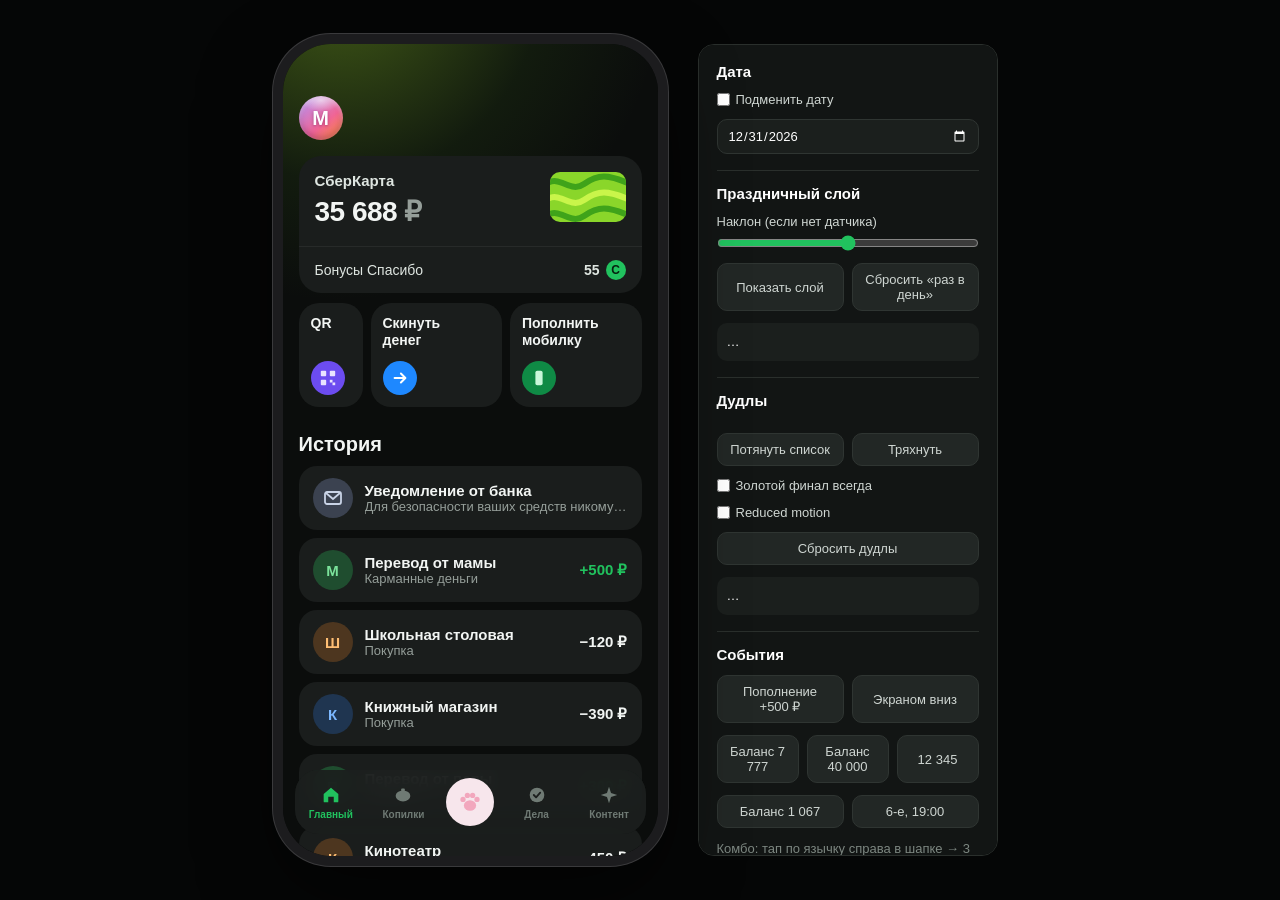
<file: index.html>
<!doctype html>
<html lang="ru">
<head>
  <meta charset="utf-8">
  <meta name="viewport" content="width=device-width, initial-scale=1">
  <title>Screen Saver — праздничный слой и дудлы</title>
  <!-- GitHub Pages отдаёт корень репозитория, а приложение лежит в web/ -->
  <meta http-equiv="refresh" content="0; url=web/">
  <style>body { margin: 0; padding: 24px; background: #0b0d0c; color: #f2f5f3; font: 16px/1.5 -apple-system, Roboto, "Segoe UI", sans-serif; } a { color: #c3f73a; }</style>
</head>
<body>
  <p>Открываем приложение… Если не перешло само: <a href="web/">web/</a></p>
</body>
</html>
</file>
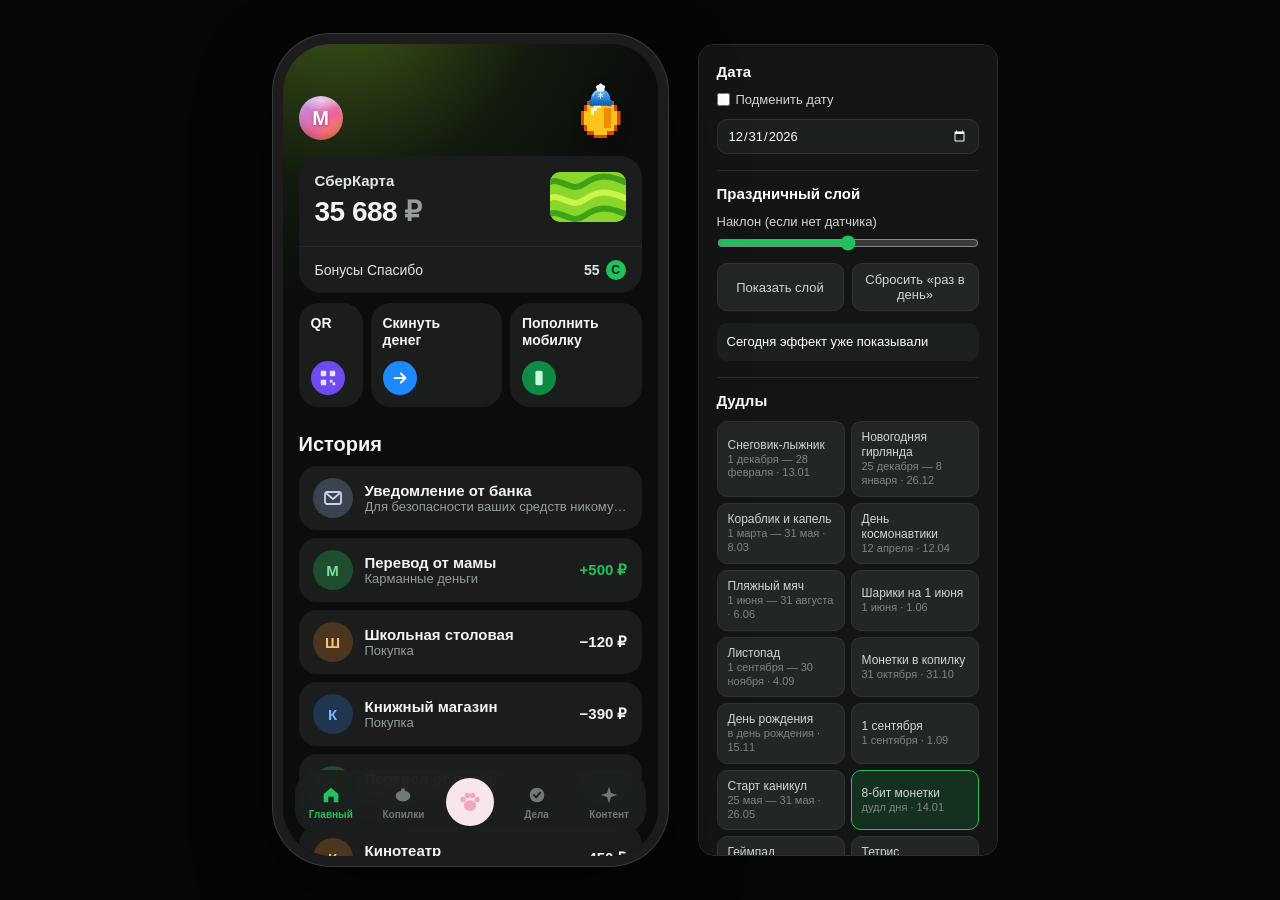
<file: web/index.html>
<!doctype html>
<html lang="ru">
<head>
  <meta charset="utf-8">
  <meta name="viewport" content="width=device-width, initial-scale=1, maximum-scale=1, user-scalable=no, viewport-fit=cover">
  <!-- «На экран Домой»: открывается на весь экран, без панелей Safari -->
  <meta name="apple-mobile-web-app-capable" content="yes">
  <meta name="mobile-web-app-capable" content="yes">
  <meta name="apple-mobile-web-app-status-bar-style" content="black-translucent">
  <meta name="apple-mobile-web-app-title" content="Праздники">
  <title>СберKids — праздничный слой и дудлы</title>
  <link rel="stylesheet" href="css/app.css">
  <link rel="stylesheet" href="css/qr.css">
</head>
<body>
<div class="stage">
  <div class="phone" id="app">

    <!-- Главный экран: макет приложения, поверх которого идут эффекты -->
    <main class="screen screen-main" id="screen-main">
      <!-- Место под системной строкой: там висит гирлянда праздничного слоя -->
      <div class="statusbar" aria-hidden="true"></div>

      <header class="header" data-doodle-dock>
        <button class="avatar" type="button" data-anchor="avatar" aria-label="Профиль" data-toast="Открываем профиль">
          <span class="face" aria-hidden="true">М</span>
        </button>
      </header>

      <section class="card" data-snow>
        <div class="card-main">
          <div>
            <div class="card-title">СберКарта</div>
            <div class="balance" data-anchor="balance"><span id="balance-value">35 688</span> <span class="currency">₽</span></div>
          </div>
          <span class="card-thumb-wrap" data-anchor="card-thumb" role="button" aria-label="Карта" data-toast="Открываем «СберКарту»">
            <svg class="card-thumb" viewBox="0 0 76 50" aria-hidden="true">
              <rect width="76" height="50" fill="#8ad62a"/>
              <path d="M-4 12 C10 2 20 22 34 12 S58 2 80 12" stroke="#3fa31a" stroke-width="6" fill="none"/>
              <path d="M-4 28 C10 18 20 38 34 28 S58 18 80 28" stroke="#c9f54a" stroke-width="6" fill="none"/>
              <path d="M-4 44 C10 34 20 54 34 44 S58 34 80 44" stroke="#3fa31a" stroke-width="6" fill="none"/>
            </svg>
          </span>
        </div>
        <div class="card-bonus">
          <span>Бонусы Спасибо</span>
          <span class="bonus-val">55 <i>С</i></span>
        </div>
      </section>

      <section class="tiles">
        <button class="tile tile--narrow" type="button" data-snow data-open="qr">
          <span>QR</span>
          <i class="ic ic--purple"><svg viewBox="0 0 20 20"><rect x="2" y="2" width="6" height="6" rx="1"/><rect x="12" y="2" width="6" height="6" rx="1"/><rect x="2" y="12" width="6" height="6" rx="1"/><rect x="12" y="12" width="3" height="3"/><rect x="15" y="15" width="3" height="3"/></svg></i>
        </button>
        <button class="tile" type="button" data-open="transfer" data-snow>
          <span>Скинуть<br>денег</span>
          <i class="ic ic--blue"><svg viewBox="0 0 20 20"><path d="M4 10h11M11 5l5 5-5 5" stroke="currentColor" stroke-width="2.2" fill="none" stroke-linecap="round" stroke-linejoin="round"/></svg></i>
        </button>
        <button class="tile" type="button" data-toast="Открываем «Пополнить мобилку»" data-snow>
          <span>Пополнить<br>мобилку</span>
          <i class="ic ic--green"><svg viewBox="0 0 20 20"><rect x="6" y="2" width="8" height="16" rx="2"/></svg></i>
        </button>
      </section>

      <h2 class="h2">История</h2>
      <ul class="ops">
        <li class="op" data-snow>
          <i class="op-ic"><svg viewBox="0 0 20 20"><rect x="2" y="4" width="16" height="12" rx="2" fill="none" stroke="currentColor" stroke-width="1.8"/><path d="M3 5l7 6 7-6" fill="none" stroke="currentColor" stroke-width="1.8"/></svg></i>
          <div class="op-body"><b>Уведомление от банка</b><small>Для безопасности ваших средств никому не сообщайте код</small></div>
        </li>
        <li class="op" data-anchor="income" data-snow>
          <i class="op-ic op-ic--green">М</i>
          <div class="op-body"><b>Перевод от мамы</b><small>Карманные деньги</small></div>
          <span class="op-sum op-sum--plus">+500 ₽</span>
        </li>
        <li class="op" data-snow>
          <i class="op-ic op-ic--orange">Ш</i>
          <div class="op-body"><b>Школьная столовая</b><small>Покупка</small></div>
          <span class="op-sum">−120 ₽</span>
        </li>
        <li class="op" data-snow>
          <i class="op-ic op-ic--blue">К</i>
          <div class="op-body"><b>Книжный магазин</b><small>Покупка</small></div>
          <span class="op-sum">−390 ₽</span>
        </li>
        <li class="op" data-snow>
          <i class="op-ic op-ic--green">П</i>
          <div class="op-body"><b>Перевод от папы</b><small>На кино</small></div>
          <span class="op-sum op-sum--plus">+300 ₽</span>
        </li>
        <li class="op" data-snow>
          <i class="op-ic op-ic--orange">К</i>
          <div class="op-body"><b>Кинотеатр</b><small>Покупка</small></div>
          <span class="op-sum">−450 ₽</span>
        </li>
        <li class="op" data-snow>
          <i class="op-ic op-ic--blue">С</i>
          <div class="op-body"><b>Спортивная секция</b><small>Оплата занятий</small></div>
          <span class="op-sum">−1 200 ₽</span>
        </li>
        <li class="op" data-snow>
          <i class="op-ic op-ic--green">Б</i>
          <div class="op-body"><b>Перевод от бабушки</b><small>На день рождения</small></div>
          <span class="op-sum op-sum--plus">+1 000 ₽</span>
        </li>
        <li class="op" data-snow>
          <i class="op-ic op-ic--orange">И</i>
          <div class="op-body"><b>Магазин игрушек</b><small>Покупка</small></div>
          <span class="op-sum">−690 ₽</span>
        </li>
        <li class="op" data-snow>
          <i class="op-ic op-ic--blue">Ц</i>
          <div class="op-body"><b>Цветочный магазин</b><small>Подарок маме</small></div>
          <span class="op-sum">−350 ₽</span>
        </li>
      </ul>
    </main>

    <!-- Экран перевода: критичный, праздничный слой и дудлы здесь запрещены -->
    <section class="screen" id="screen-transfer" hidden>
      <div class="statusbar" aria-hidden="true"></div>
      <header class="header header--back">
        <button class="back-button" type="button" aria-label="Назад" data-back>
          <svg viewBox="0 0 24 24" width="22" height="22" aria-hidden="true"><path d="M19 11H7.8l4.6-4.6L11 5l-7 7 7 7 1.4-1.4L7.8 13H19v-2Z" fill="currentColor"/></svg>
        </button>
        <h1 class="screen-title">Скинуть денег</h1>
      </header>

      <section class="card form">
        <label class="field">
          <span class="field-label">Кому</span>
          <input class="field-input" type="text" inputmode="tel" placeholder="Номер телефона">
        </label>
        <label class="field">
          <span class="field-label">Сумма</span>
          <input class="field-input" type="text" inputmode="numeric" placeholder="0 ₽">
        </label>
        <button class="primary-button" type="button" data-toast="Это макет, деньги не уходят">Перевести</button>
      </section>

      <p class="screen-hint">На экранах оплаты, перевода, реквизитов и лимитов праздничный слой и дудлы не показываются.</p>
    </section>

    <!-- Индикатор pull-to-refresh: жест приложения, дудл только подписывается на него -->
    <div class="ptr" id="ptr" aria-hidden="true"><span class="ptr-spinner"></span></div>

    <!-- Праздничный слой. Не перехватывает касания. -->
    <canvas class="seasonal-layer" id="seasonal-layer" aria-hidden="true"></canvas>
    <span class="safe-top-probe" id="safe-top-probe" aria-hidden="true"></span>

    <!-- Слой дудлов: стикеры, частицы и плашка факта. Тоже пропускает касания. -->
    <div class="doodle-layer" id="doodle-layer" aria-hidden="true"></div>
    <div class="sr-only" id="doodle-live" aria-live="polite"></div>

    <nav class="tabbar" id="tabbar" data-snow>
      <button class="tab tab--active" type="button"><svg viewBox="0 0 24 24"><path d="M4 11l8-7 8 7v8a1 1 0 0 1-1 1h-4v-6H9v6H5a1 1 0 0 1-1-1z"/></svg><span>Главный</span></button>
      <button class="tab" type="button" data-anchor="savings"><svg viewBox="0 0 24 24"><ellipse cx="12" cy="13" rx="8" ry="6"/><rect x="10" y="5" width="4" height="3" rx="1"/></svg><span>Копилки</span></button>
      <button class="tab tab--paw" type="button" data-anchor="paw" aria-label="Центральная кнопка">
        <svg viewBox="0 0 32 32"><ellipse cx="16" cy="20" rx="7" ry="6"/><circle cx="8" cy="13" r="3"/><circle cx="13" cy="8.5" r="3"/><circle cx="19" cy="8.5" r="3"/><circle cx="24" cy="13" r="3"/></svg>
      </button>
      <button class="tab" type="button"><svg viewBox="0 0 24 24"><circle cx="12" cy="12" r="8"/><path d="M8.5 12l2.5 2.5 4.5-5" stroke="#1c1f1e" stroke-width="2" fill="none" stroke-linecap="round" stroke-linejoin="round"/></svg><span>Дела</span></button>
      <button class="tab" type="button"><svg viewBox="0 0 24 24"><path d="M12 3l2.2 6.8L21 12l-6.8 2.2L12 21l-2.2-6.8L3 12l6.8-2.2z"/></svg><span>Контент</span></button>
    </nav>

    <div class="toast" id="toast" role="status"></div>

    <!-- На телефоне панель отладки открывается шестерёнкой, на ноутбуке она всегда рядом с телефоном -->
    <button class="debug-toggle" id="debug-toggle" type="button" aria-label="Отладка эффекта" aria-expanded="false">
      <svg viewBox="0 0 24 24" width="20" height="20" aria-hidden="true"><path d="M19.4 13a7.5 7.5 0 0 0 0-2l2-1.6-2-3.4-2.4 1a7.3 7.3 0 0 0-1.7-1L15 3.5h-4L10.7 6a7.3 7.3 0 0 0-1.7 1l-2.4-1-2 3.4 2 1.6a7.5 7.5 0 0 0 0 2l-2 1.6 2 3.4 2.4-1c.5.4 1.1.7 1.7 1l.3 2.5h4l.3-2.5c.6-.3 1.2-.6 1.7-1l2.4 1 2-3.4-2-1.6ZM13 15a3 3 0 1 1 0-6 3 3 0 0 1 0 6Z" fill="currentColor" transform="translate(-1 0)"/></svg>
    </button>
  </div>

  <aside class="debug" id="debug-panel" aria-label="Отладка">
    <h3>Дата</h3>
    <label class="dbg-check"><input type="checkbox" id="debug-override"> Подменить дату</label>
    <input type="date" id="debug-date" aria-label="Дата устройства">

    <h3 class="dbg-section">Праздничный слой</h3>
    <label>Наклон (если нет датчика)
      <input type="range" id="debug-tilt" min="-1" max="1" step="0.05" value="0">
    </label>
    <div class="dbg-row">
      <button type="button" id="debug-show">Показать слой</button>
      <button type="button" id="debug-reset">Сбросить «раз в день»</button>
    </div>
    <p id="debug-status" class="dbg-status">…</p>

    <h3 class="dbg-section">Дудлы</h3>
    <div class="dbg-list" id="debug-doodles"></div>
    <div class="dbg-row">
      <button type="button" id="debug-pull">Потянуть список</button>
      <button type="button" id="debug-shake">Тряхнуть</button>
    </div>
    <label class="dbg-check"><input type="checkbox" id="debug-gold"> Золотой финал всегда</label>
    <label class="dbg-check"><input type="checkbox" id="debug-reduced"> Reduced motion</label>
    <button type="button" id="debug-doodle-reset" class="dbg-wide">Сбросить дудлы</button>
    <p id="debug-doodle-status" class="dbg-status">…</p>

    <h3 class="dbg-section">События</h3>
    <div class="dbg-row">
      <button type="button" id="debug-topup">Пополнение +500 ₽</button>
      <button type="button" id="debug-flip">Экраном вниз</button>
    </div>
    <div class="dbg-row">
      <button type="button" data-balance="7777">Баланс 7 777</button>
      <button type="button" data-balance="40000">Баланс 40 000</button>
      <button type="button" data-balance="12345">12 345</button>
    </div>
    <div class="dbg-row">
      <button type="button" data-balance="1067">Баланс 1 067</button>
      <button type="button" id="debug-clock">6-е, 19:00</button>
    </div>
    <p class="dbg-hint">Комбо: тап по язычку справа в шапке → 3 быстрых тапа → финальный жест (его показывает пиктограмма). Список можно тянуть мышкой вниз. Кнопки приложения — аватар (профиль), карта, плитки — всегда работают и гасят эффект. «Тряхнуть» сначала получает дудл, если он ловит тряску, иначе праздничный слой.</p>
    <h3 class="dbg-section">Конфиги</h3>
    <label>CDN (папка с config.json и doodles/manifest.json)
      <input type="text" id="debug-cdn" placeholder="например, cdn-demo/" spellcheck="false">
    </label>
    <button type="button" id="debug-cdn-apply" class="dbg-wide">Применить CDN</button>
    <p id="debug-cdn-status" class="dbg-status">…</p>
    <a class="dbg-link" href="gallery.html">Галерея всех дудлов →</a>
  </aside>
</div>

<script src="js/seasonal.js"></script>
<script src="js/doodles.js"></script>
<script src="js/labels.js"></script>
<script src="js/qr.js"></script>
<script src="js/app.js"></script>
<script src="js/present.js"></script>
</body>
</html>
</file>
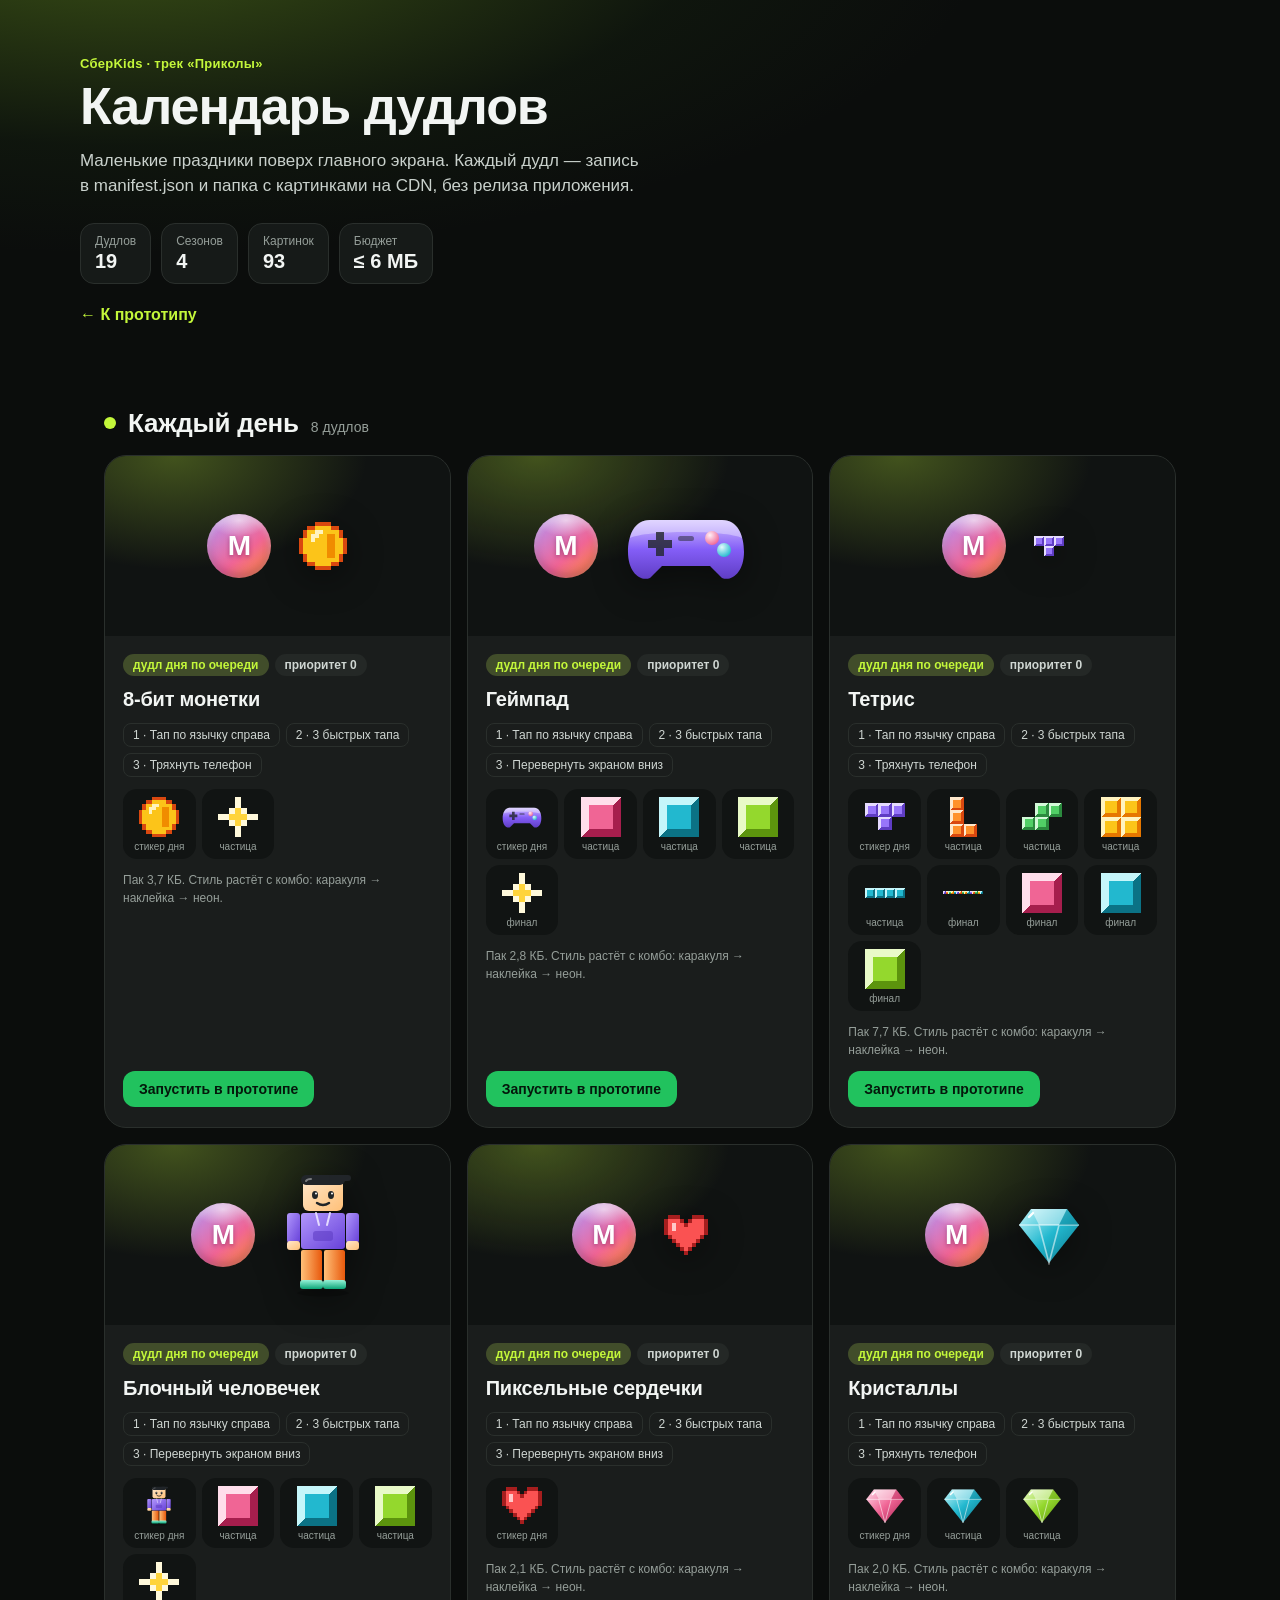
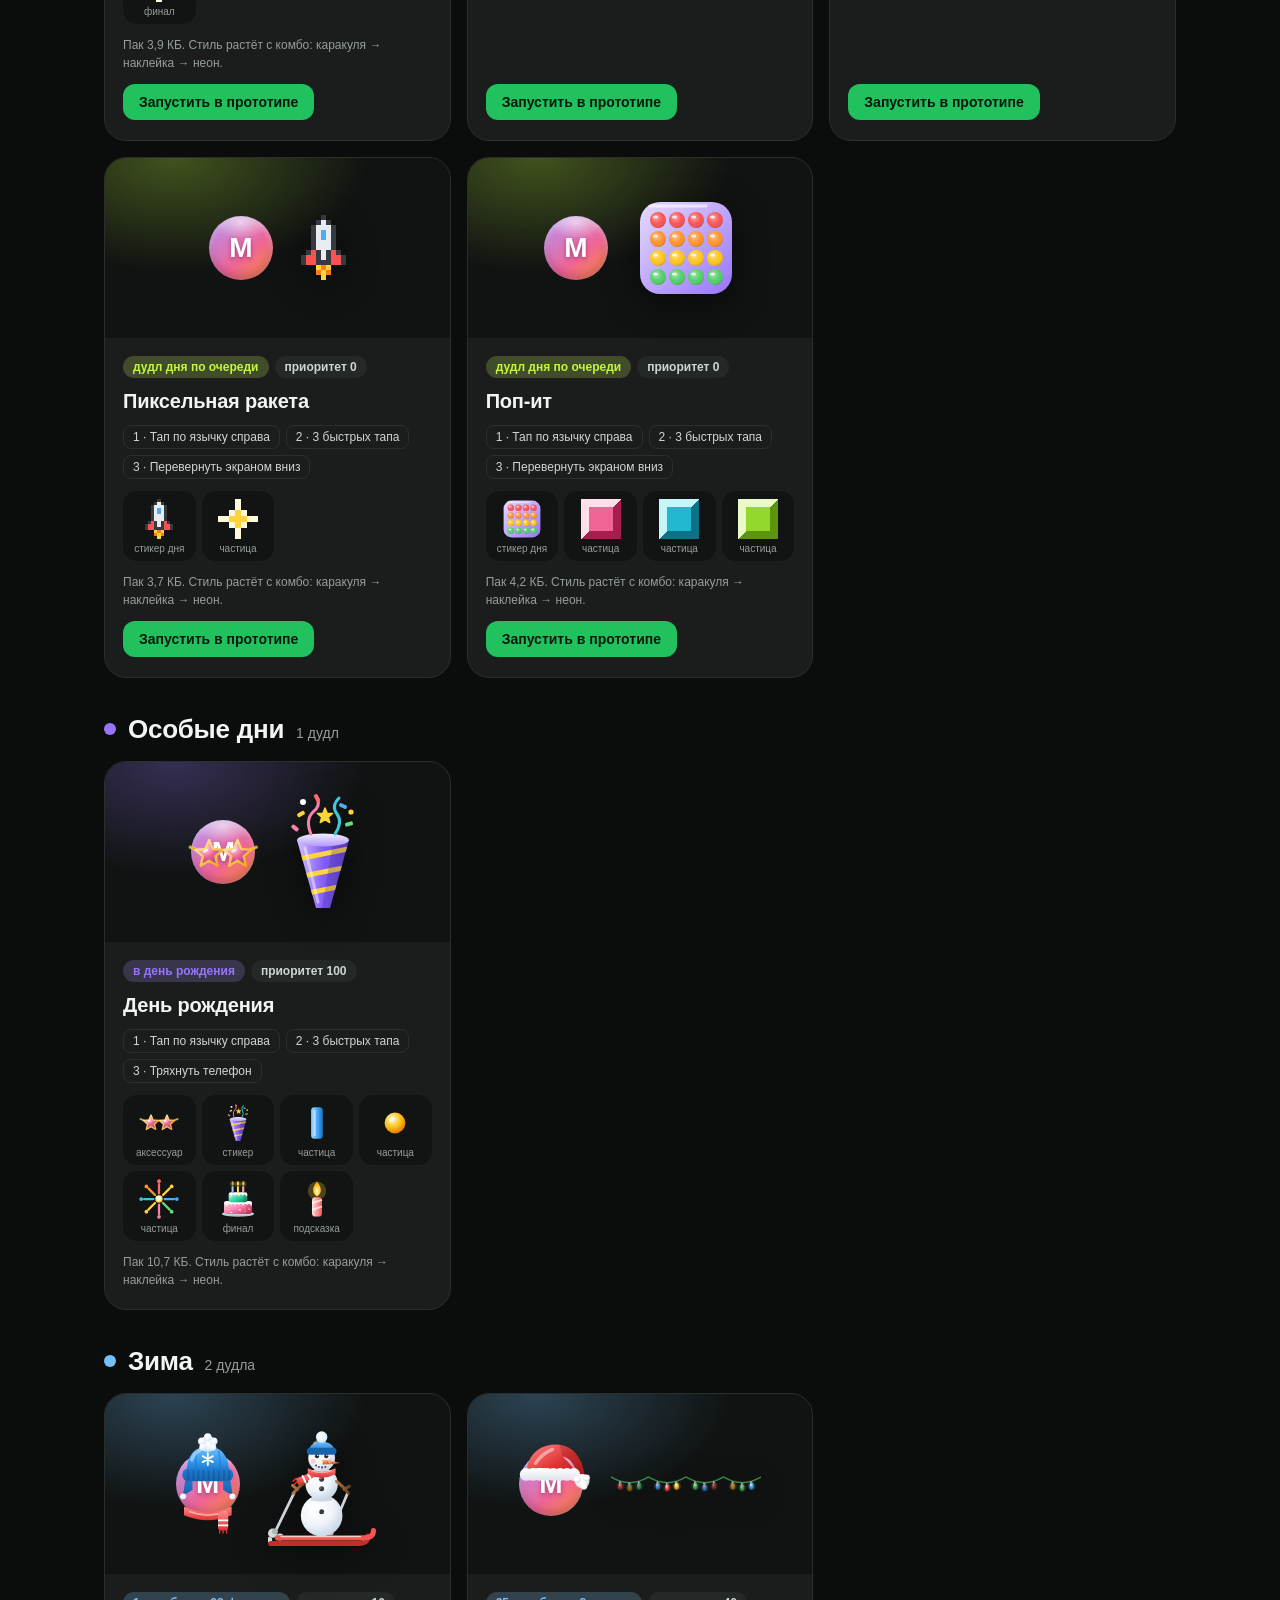
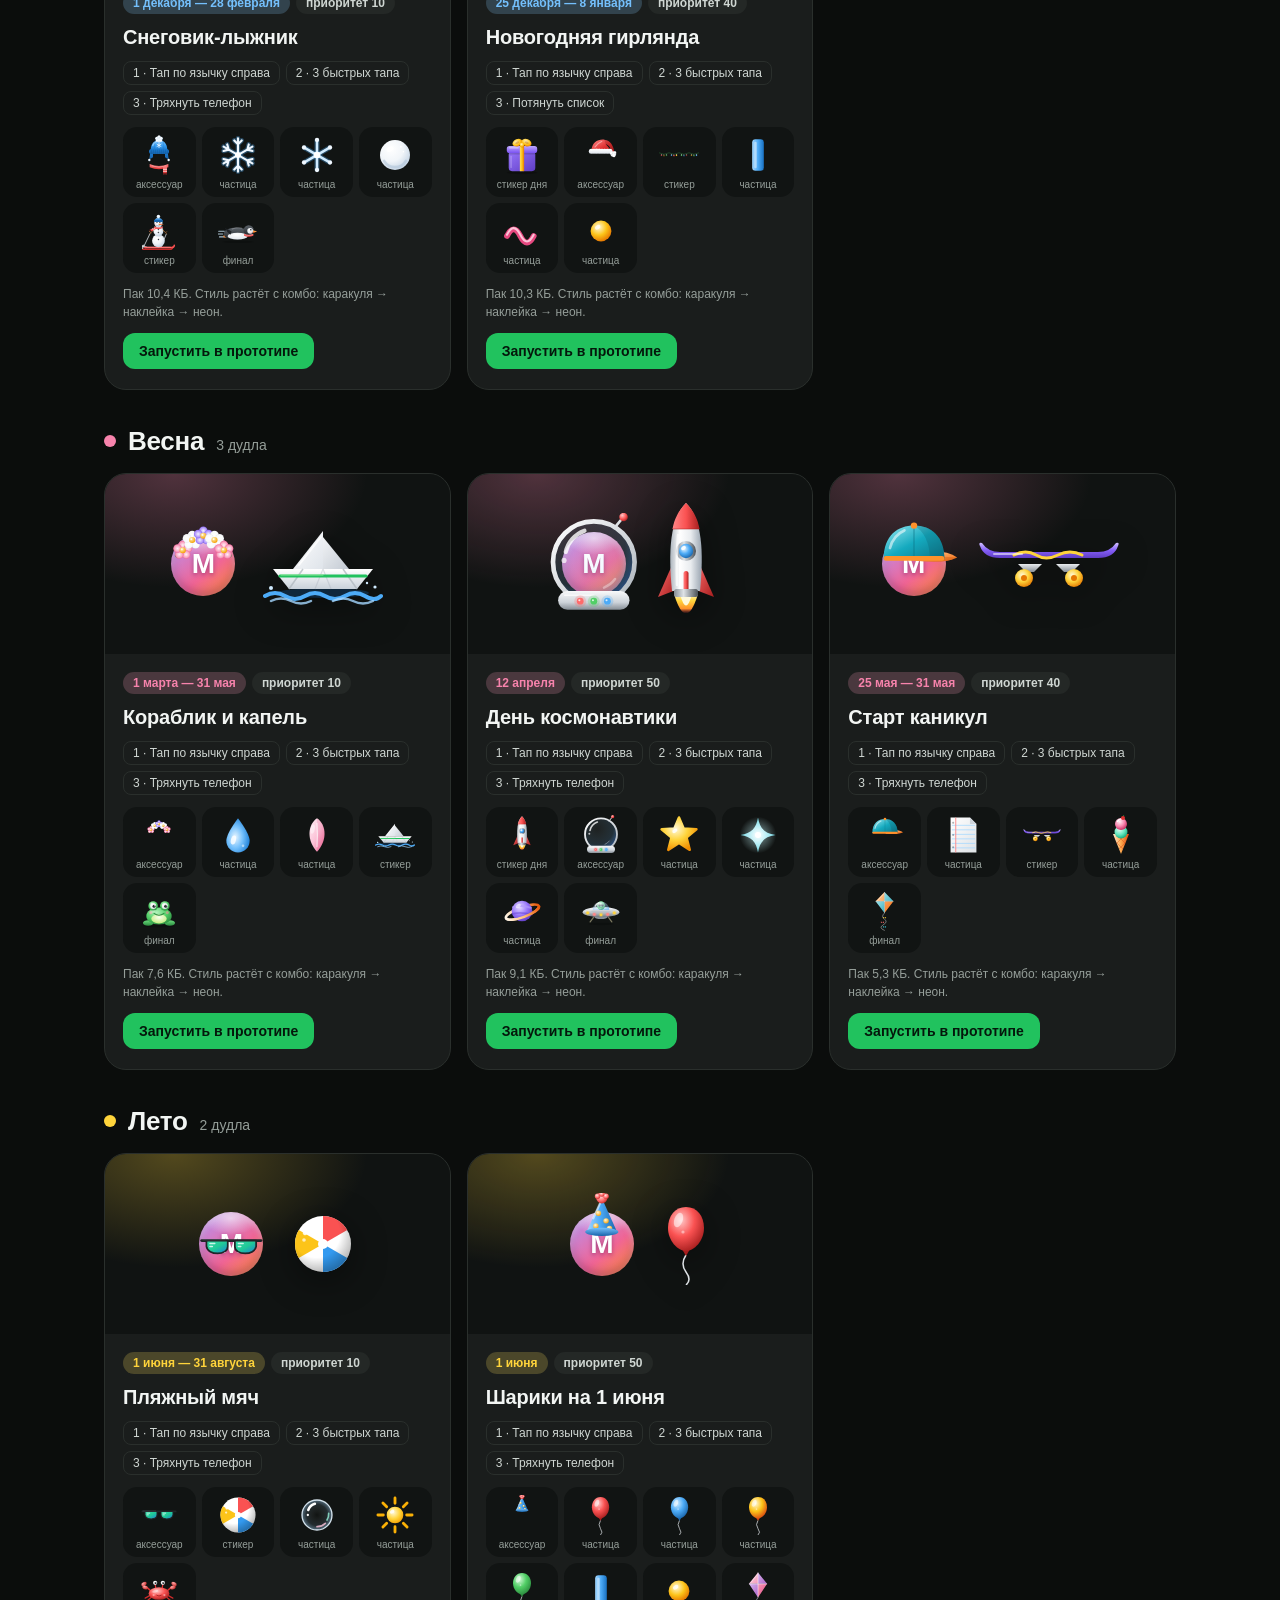
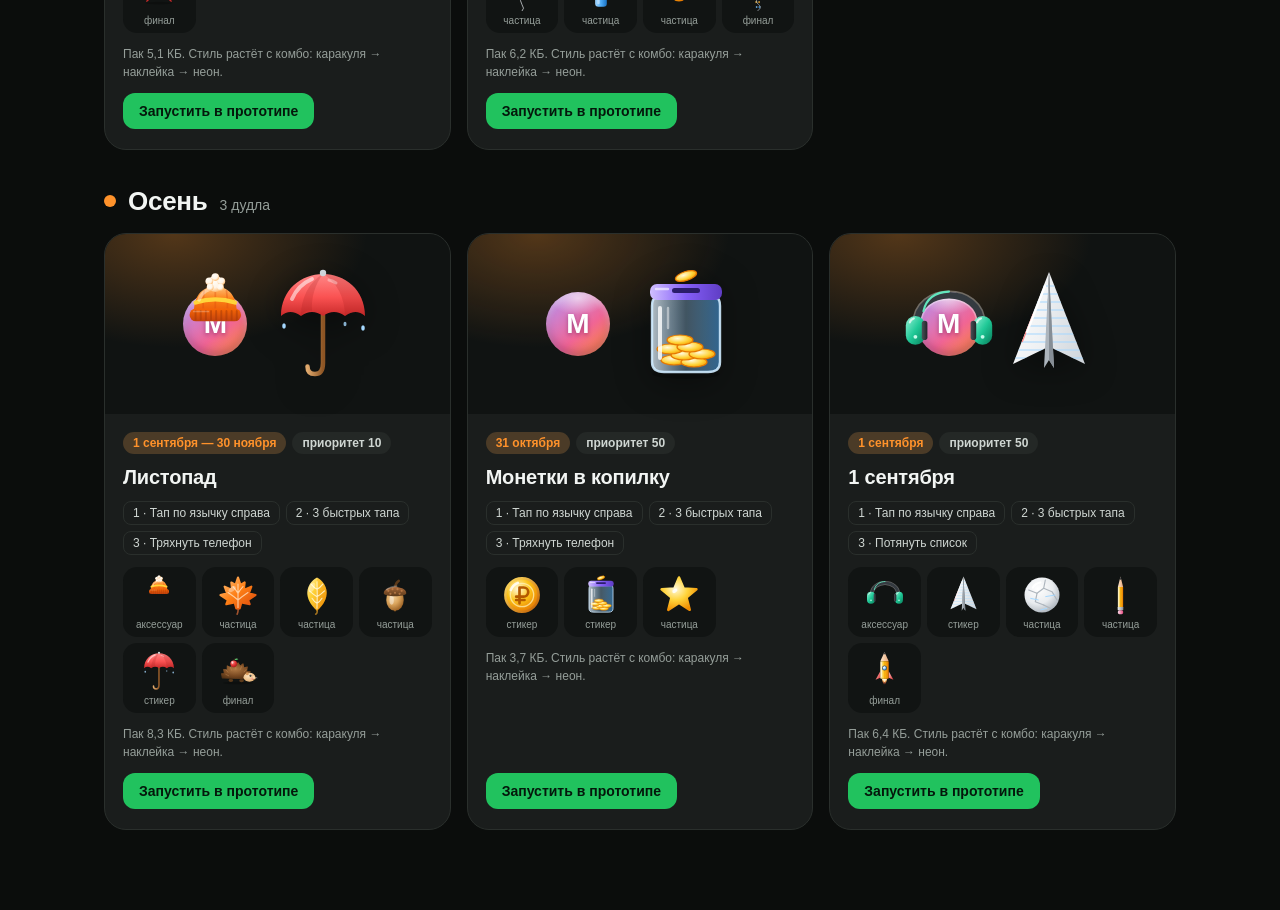
<file: web/gallery.html>
<!doctype html>
<html lang="ru">
<head>
  <meta charset="utf-8">
  <meta name="viewport" content="width=device-width, initial-scale=1">
  <title>Дудлы СберKids — галерея</title>
  <link rel="stylesheet" href="css/gallery.css">
</head>
<body>
  <header class="top">
    <div class="top-inner">
      <p class="eyebrow">СберKids · трек «Приколы»</p>
      <h1>Календарь дудлов</h1>
      <p class="lead">Маленькие праздники поверх главного экрана. Каждый дудл — запись в&nbsp;manifest.json и&nbsp;папка с&nbsp;картинками на CDN, без релиза приложения.</p>
      <dl class="stats" id="stats"></dl>
      <a class="back" href="index.html">← К прототипу</a>
    </div>
  </header>
  <main id="seasons" class="seasons"></main>

  <template id="card-tpl">
    <article class="card">
      <div class="stage">
        <div class="stage-avatar">
          <span class="face" aria-hidden="true">М</span>
        </div>
        <img class="stage-hero" alt="">
      </div>
      <div class="body">
        <div class="chips"><span class="chip chip--date"></span><span class="chip chip--prio"></span></div>
        <h3 class="title"></h3>
        <ul class="triggers"></ul>
        <blockquote class="fact"></blockquote>
        <div class="assets"></div>
        <p class="meta"></p>
        <a class="run" target="_self">Запустить в прототипе</a>
      </div>
    </article>
  </template>

  <script src="js/doodles.js"></script>
  <script src="js/labels.js"></script>
  <script src="js/gallery.js"></script>
</body>
</html>
</file>
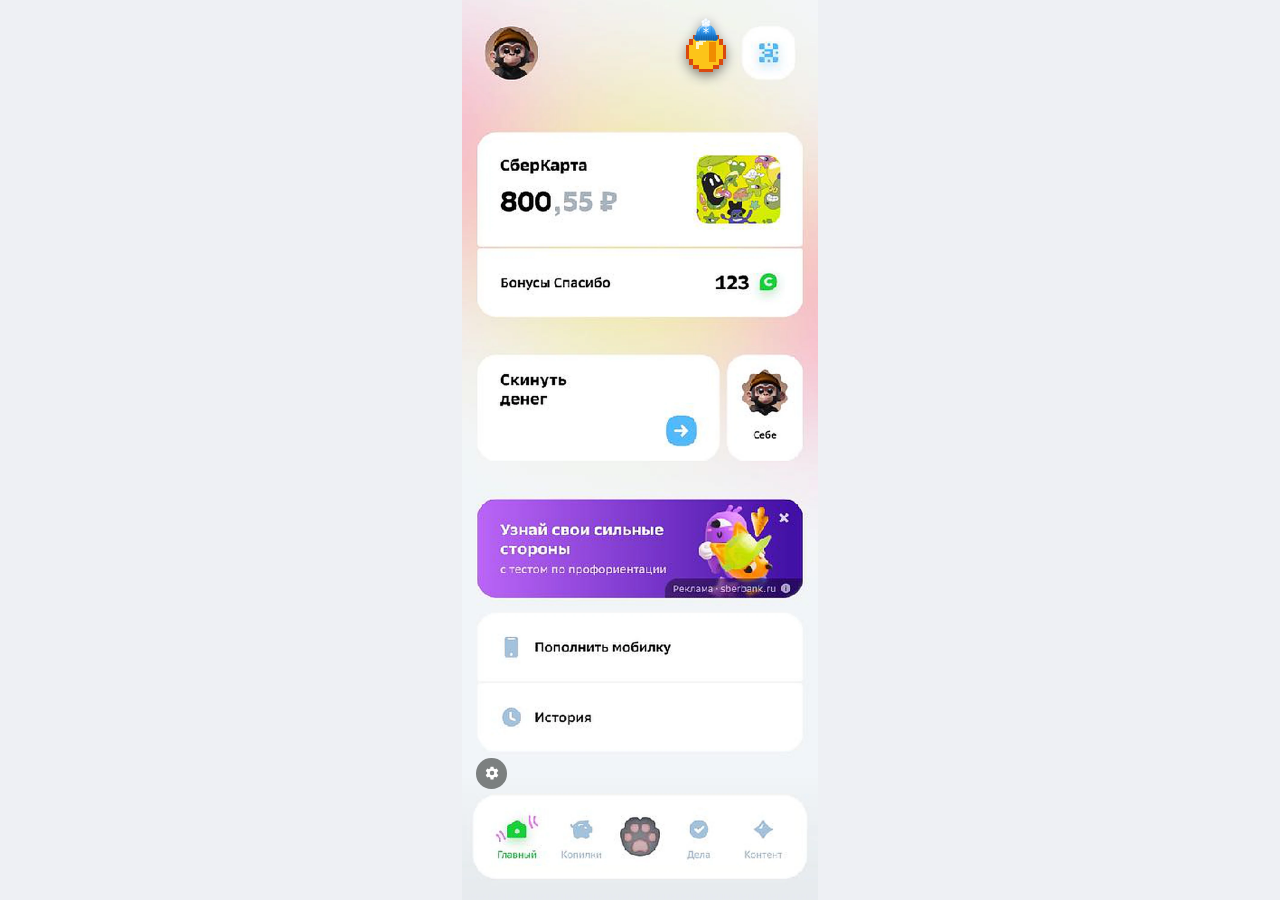
<file: web/overlay.html>
<!doctype html>
<html lang="ru">
<head>
<meta charset="utf-8">
<meta name="viewport" content="width=device-width, initial-scale=1, maximum-scale=1, user-scalable=no, viewport-fit=cover">
<title>Слой эффектов СберKids</title>
<link rel="stylesheet" href="css/app.css">
<link rel="stylesheet" href="css/overlay.css">
</head>
<body>
<!--
  Слой эффектов поверх нативного приложения (Android, WebView с прозрачным фоном).
  Под ним — нативный экран. Здесь только невидимые якоря на месте его элементов (прямоугольники присылает
  Kotlin), праздничный слой и дудлы.
  ?preview=1 подкладывает картинку экрана — чтобы смотреть слой в браузере без телефона.
-->
<div class="ov-app" id="app">
  <div class="ov-ghosts" id="ghosts"></div>

  <canvas class="seasonal-layer" id="seasonal-layer" aria-hidden="true"></canvas>
  <span class="safe-top-probe" id="safe-top-probe" aria-hidden="true"></span>

  <div class="doodle-layer" id="doodle-layer" aria-hidden="true"></div>
  <div class="sr-only" id="doodle-live" aria-live="polite"></div>

  <button class="debug-toggle" id="debug-toggle" type="button" aria-label="Отладка эффекта" aria-expanded="false">
    <svg viewBox="0 0 24 24" width="18" height="18" aria-hidden="true"><path d="M19.4 13a7.5 7.5 0 0 0 0-2l2-1.6-2-3.4-2.4 1a7.3 7.3 0 0 0-1.7-1L15 3.5h-4L10.7 6a7.3 7.3 0 0 0-1.7 1l-2.4-1-2 3.4 2 1.6a7.5 7.5 0 0 0 0 2l-2 1.6 2 3.4 2.4-1c.5.4 1.1.7 1.7 1l.3 2.5h4l.3-2.5c.6-.3 1.2-.6 1.7-1l2.4 1 2-3.4-2-1.6ZM13 15a3 3 0 1 1 0-6 3 3 0 0 1 0 6Z" fill="currentColor" transform="translate(-1 0)"/></svg>
  </button>
</div>

<aside class="debug" id="debug-panel" aria-label="Отладка">
  <h3>Дата</h3>
  <label class="dbg-check"><input type="checkbox" id="debug-override"> Подменить дату</label>
  <input type="date" id="debug-date" aria-label="Дата устройства">

  <h3 class="dbg-section">Праздничный слой</h3>
  <div class="dbg-row">
    <button type="button" id="debug-show">Показать слой</button>
    <button type="button" id="debug-reset">Сбросить «раз в день»</button>
  </div>
  <p id="debug-status" class="dbg-status">…</p>

  <h3 class="dbg-section">Дудлы</h3>
  <div class="dbg-list" id="debug-doodles"></div>
  <div class="dbg-row">
    <button type="button" id="debug-pull">Потянуть список</button>
    <button type="button" id="debug-shake">Тряхнуть</button>
  </div>
  <label class="dbg-check"><input type="checkbox" id="debug-gold"> Золотой финал всегда</label>
  <button type="button" id="debug-doodle-reset" class="dbg-wide">Сбросить дудлы</button>
  <p id="debug-doodle-status" class="dbg-status">…</p>

  <h3 class="dbg-section">Показ</h3>
  <p class="dbg-hint">Кнопки громкости: «+» — следующий дудл, «−» — предыдущий. Сцена запускается сама.</p>
  <label class="dbg-check"><input type="checkbox" id="debug-auto"> Автосмена дудлов</label>
  <label>Каждые
    <select id="debug-auto-sec">
      <option value="30">30 секунд</option>
      <option value="60" selected>60 секунд</option>
      <option value="90">90 секунд</option>
    </select>
  </label>

  <h3 class="dbg-section">События</h3>
  <div class="dbg-row">
    <button type="button" id="debug-topup">Пополнение +500 ₽</button>
    <button type="button" id="debug-flip">Экраном вниз</button>
  </div>
  <div class="dbg-row">
    <button type="button" data-balance="7777">Баланс 7 777</button>
    <button type="button" data-balance="12345">12 345</button>
    <button type="button" data-balance="1067">1 067</button>
  </div>
  <button type="button" id="debug-clock" class="dbg-wide">6-е, 19:00</button>

  <h3 class="dbg-section">Конфиги</h3>
  <label>CDN (папка с config.json и doodles/manifest.json)
    <input type="text" id="debug-cdn" placeholder="https://…/cdn/" spellcheck="false">
  </label>
  <button type="button" id="debug-cdn-apply" class="dbg-wide">Применить CDN</button>
  <p id="debug-cdn-status" class="dbg-status">…</p>
</aside>

<script src="js/seasonal.js"></script>
<script src="js/doodles.js"></script>
<script src="js/labels.js"></script>
<script src="js/overlay.js"></script>
</body>
</html>
</file>
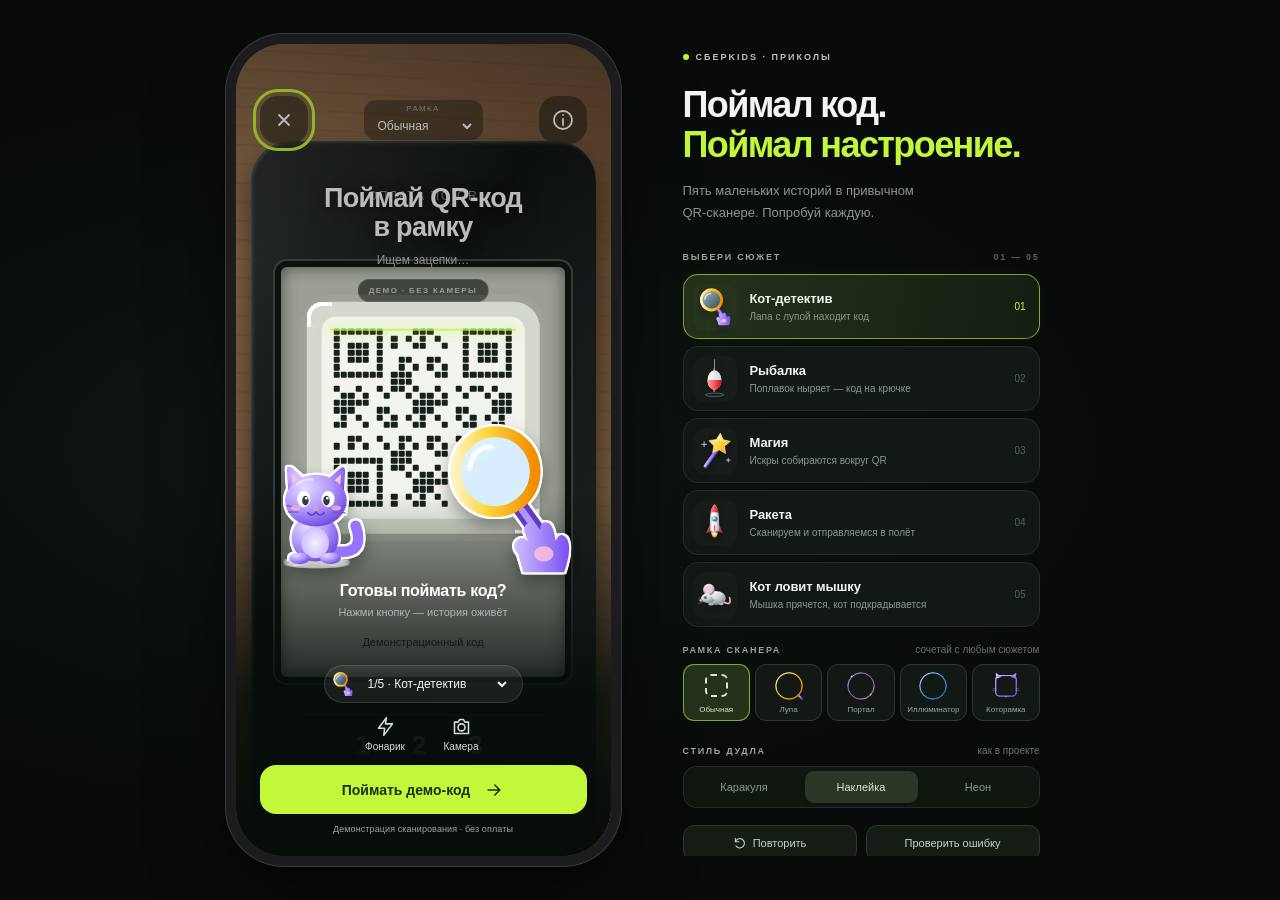
<file: web/qr.html>
<!doctype html>
<html lang="ru">
<head>
<meta charset="utf-8">
<meta name="viewport" content="width=device-width, initial-scale=1, maximum-scale=1, user-scalable=no, viewport-fit=cover">
<title>QR-сканер СберKids</title>
<link rel="stylesheet" href="css/app.css">
<link rel="stylesheet" href="css/qr.css">
</head>
<body class="is-qr-open">
<!--
  QR-мастерская для Android-приложения: тот же qr.js, что в вебе и в iOS-версии (сюжеты, рамки, демо, камера).
  Открывается на весь экран по плитке «QR», крестик закрывает экран в приложении.
  ?qr=detective|fishing|magic|rocket|chase — сюжет, &frame=loupe|portal|porthole|cat — рамка.
-->
<div class="stage">
  <div class="phone" id="app"></div>
</div>
<!-- qr.js прячет отладку главного экрана, пока открыт сканер: здесь её нет, нужны только заглушки -->
<div id="debug-panel" hidden></div>
<button id="debug-toggle" type="button" hidden></button>

<script src="js/qr-native.js"></script>
<script src="js/qr.js"></script>
<script>
  (function () {
    'use strict';
    var params = new URLSearchParams(window.location.search);
    if (params.get('qr')) QrFun.selectTheme(params.get('qr'));
    QrFun.setOpen(true);
    // Крестик сканера: в вебе он возвращает на главный экран, в приложении — закрывает экран QR
    document.addEventListener('click', function (event) {
      if (!event.target.closest('[data-back]')) return;
      QrFun.setOpen(false);
      if (window.NativeBridge) NativeBridge.closeQr();
    });
  })();
</script>
</body>
</html>
</file>
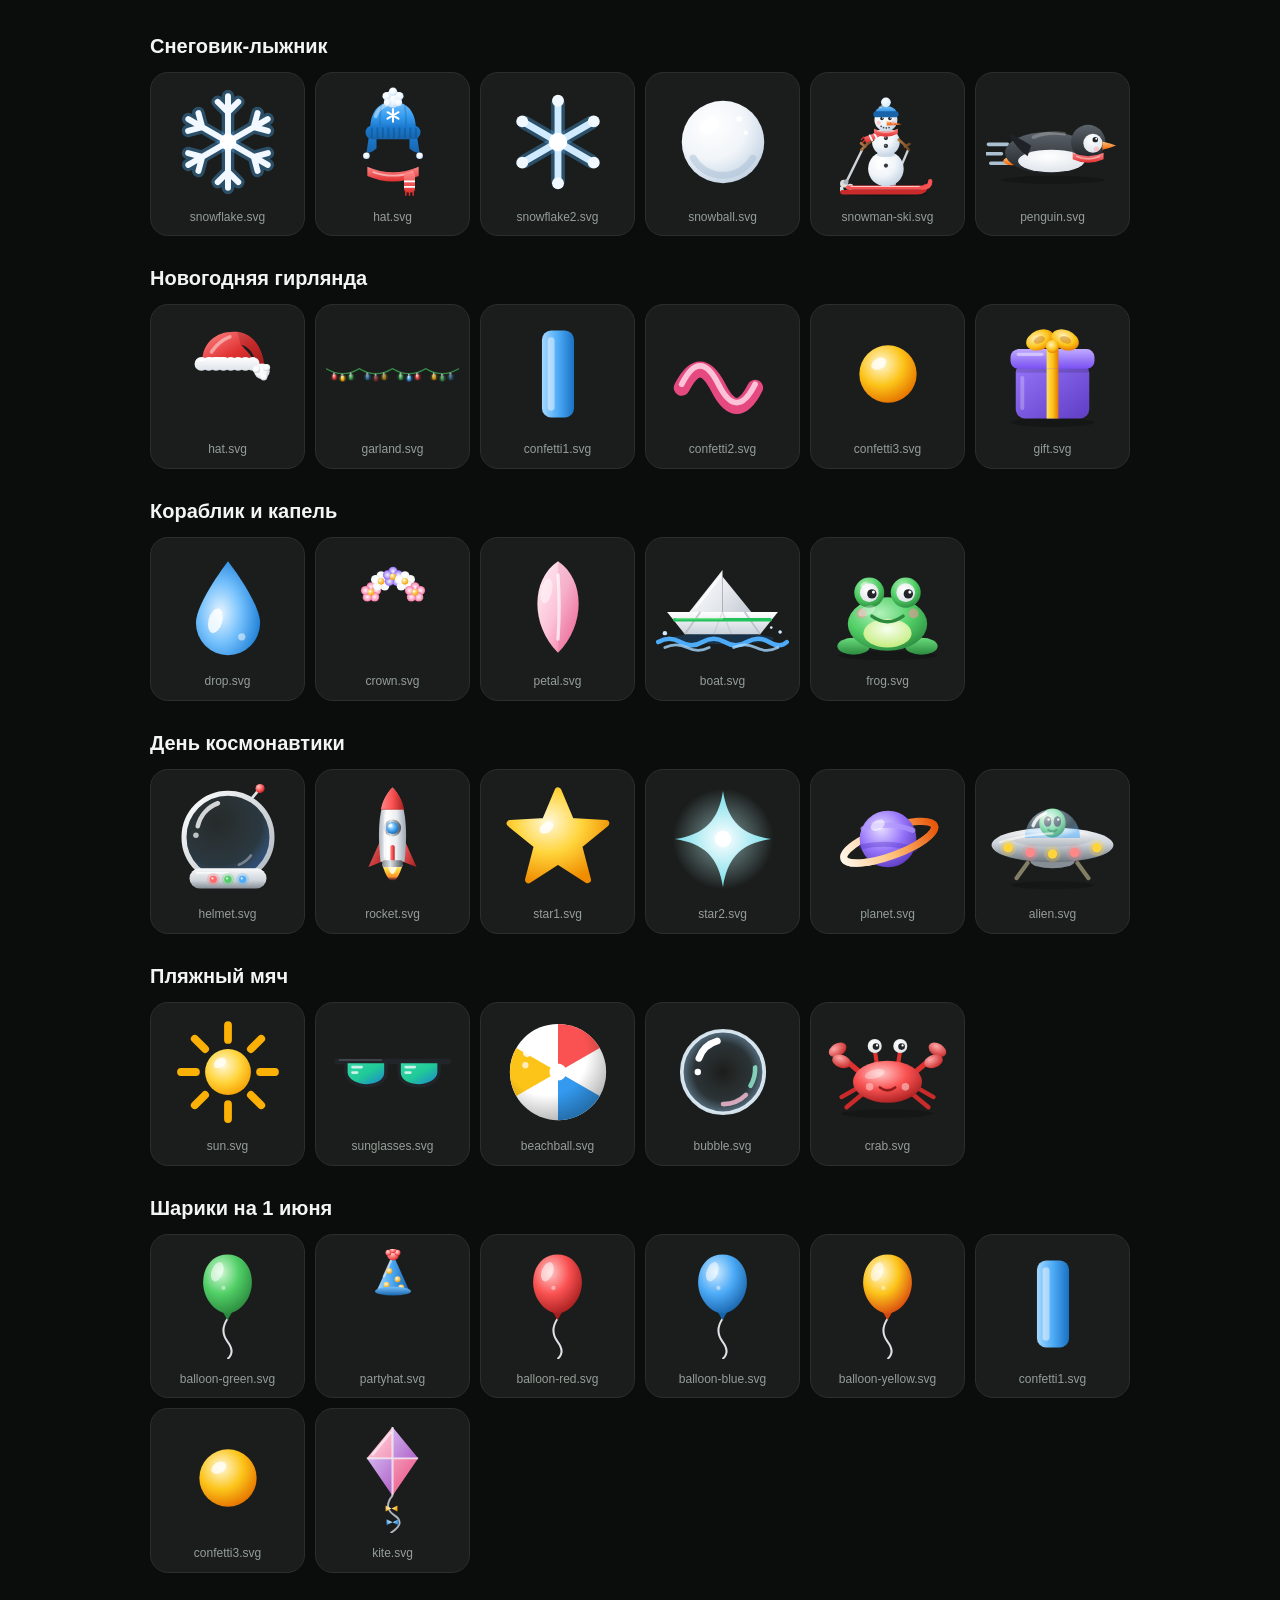
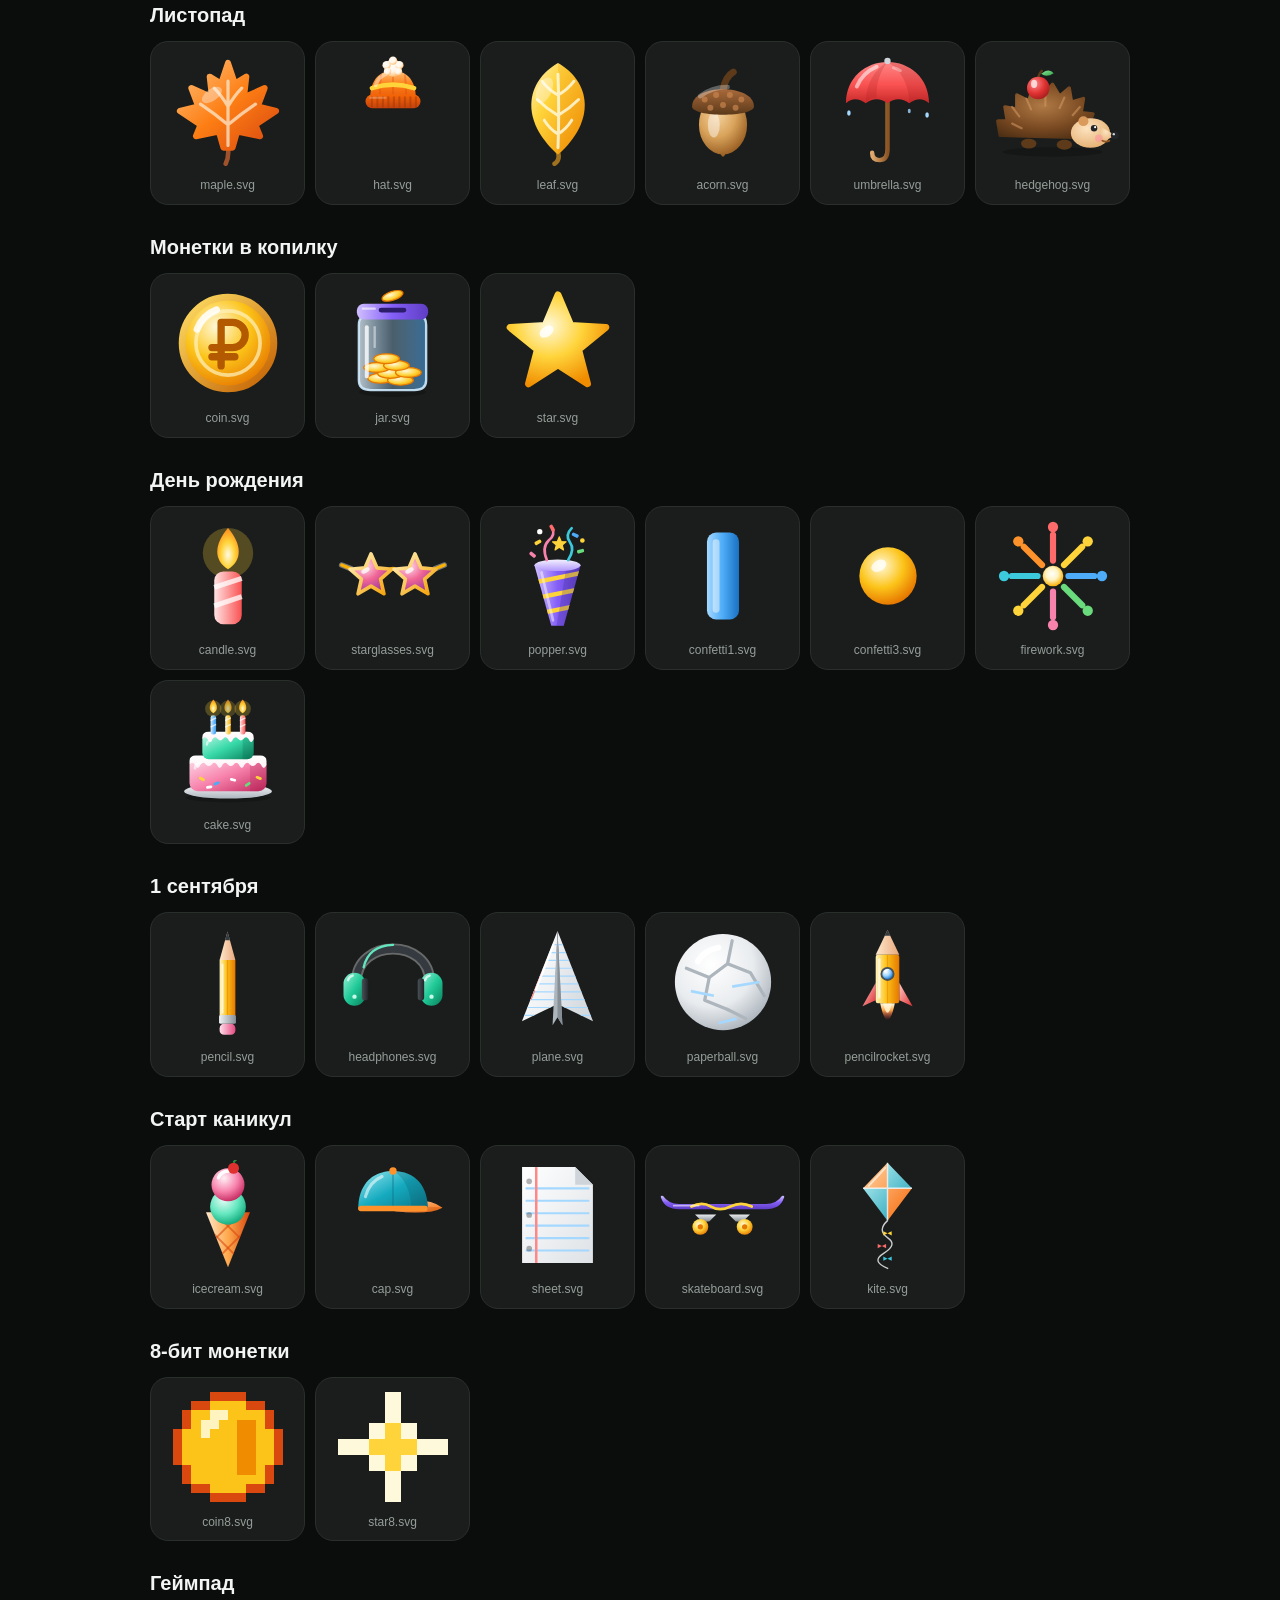
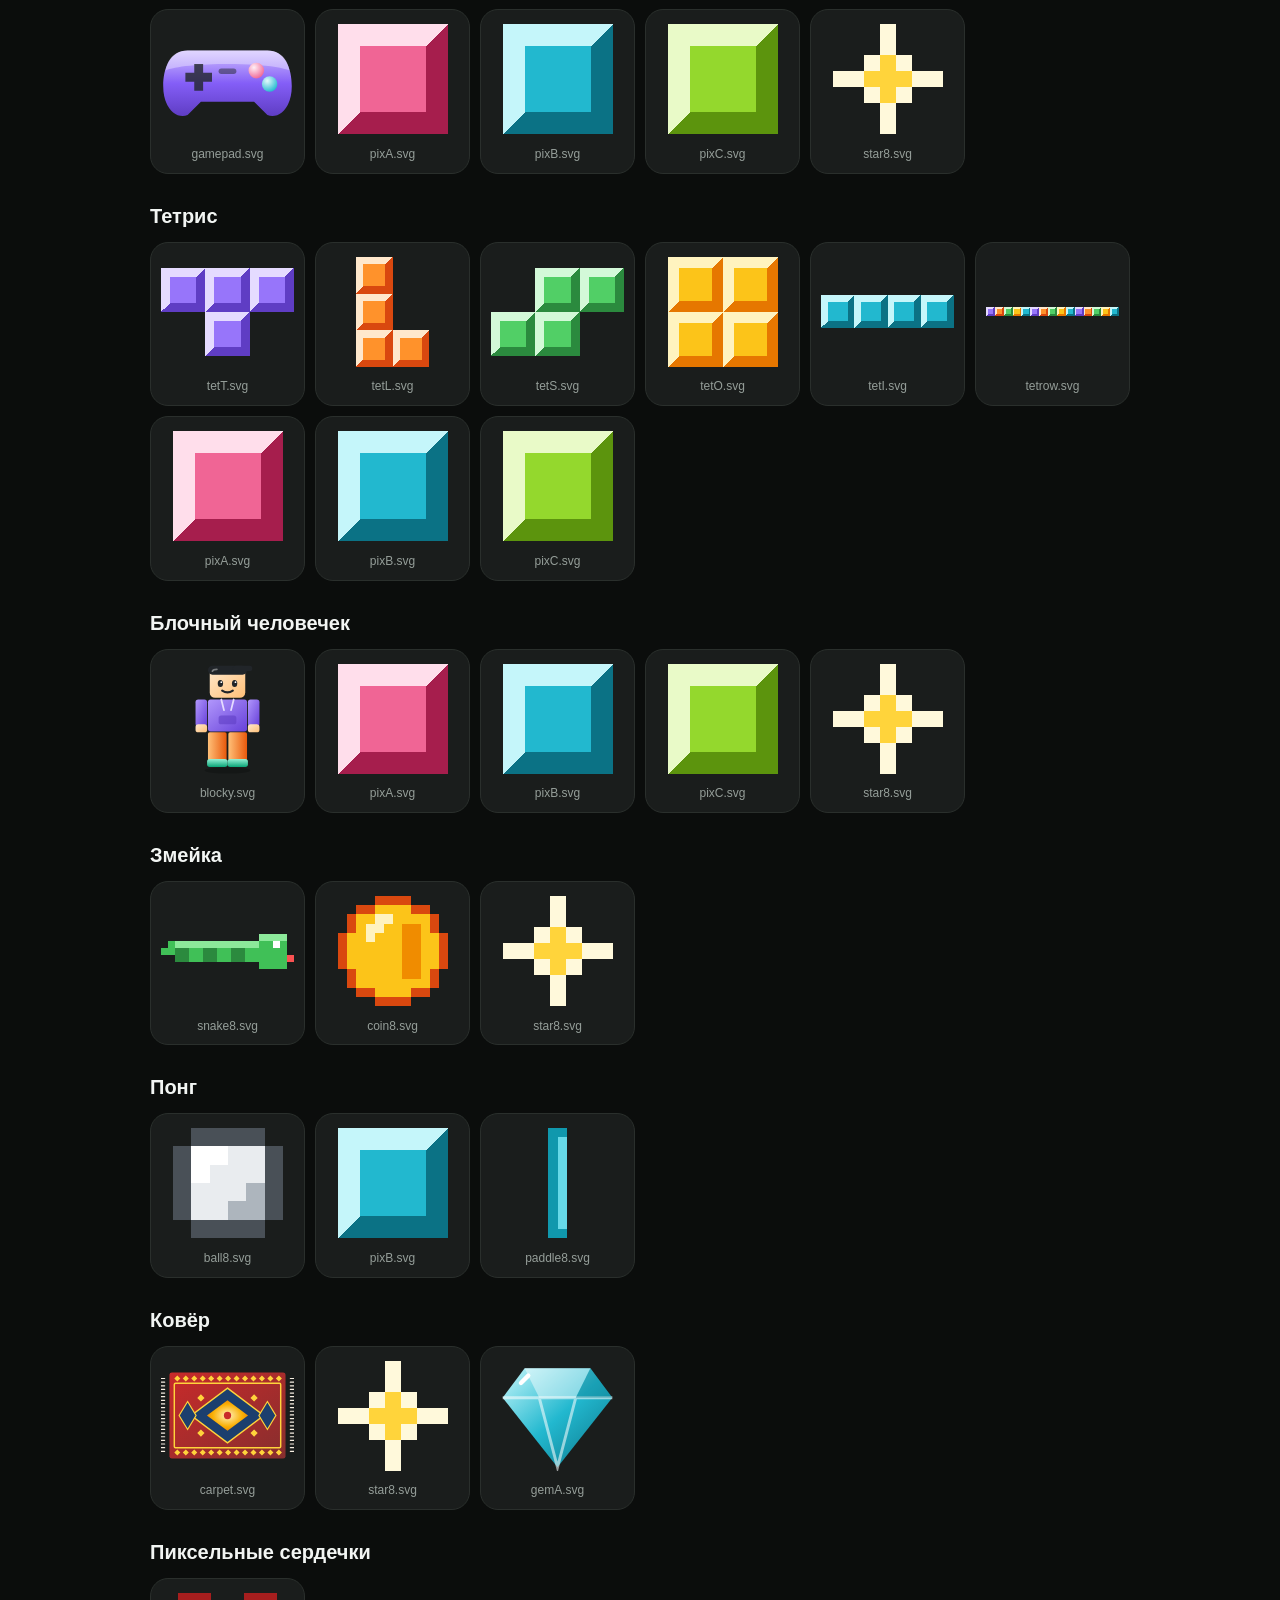
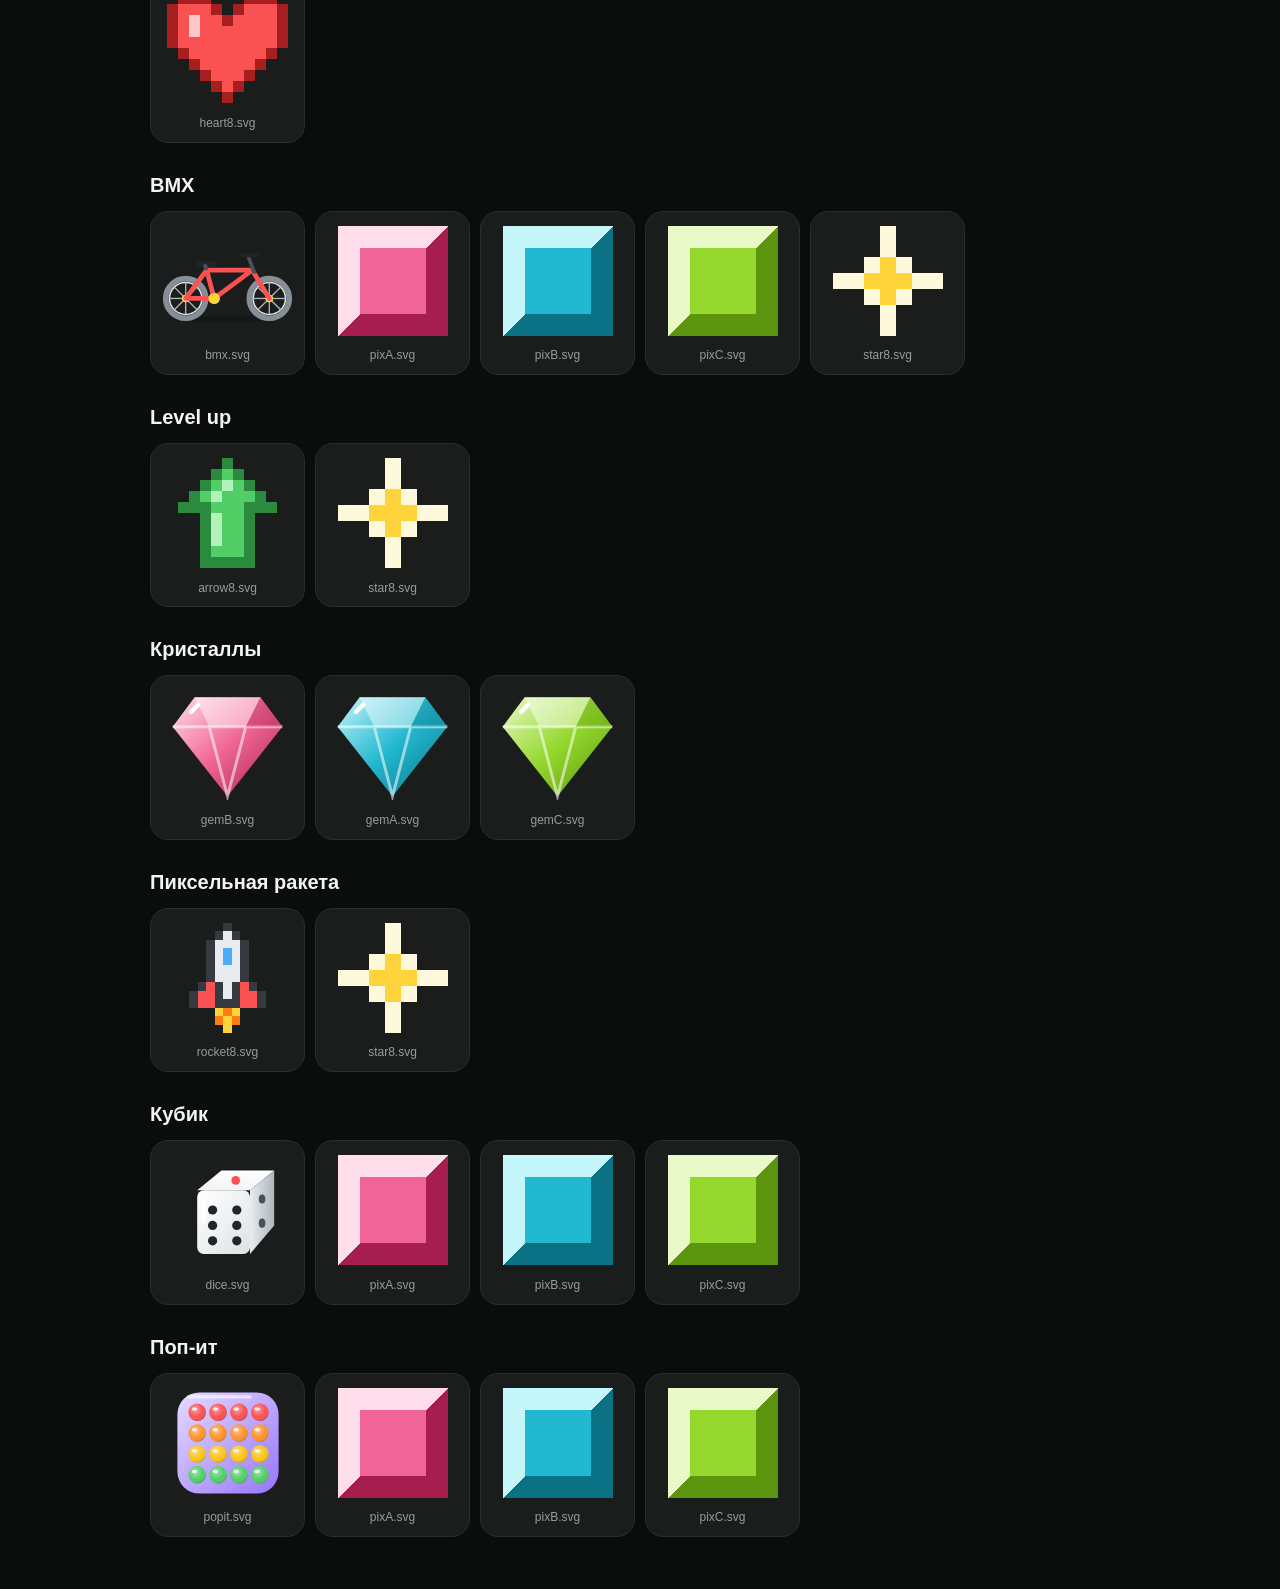
<file: web/sheet.html>
<!doctype html>
<html lang="ru">
<head>
  <meta charset="utf-8">
  <meta name="viewport" content="width=device-width, initial-scale=1">
  <title>Стикер-лист дудлов</title>
  <style>
    :root { --bg: #0b0d0c; --tile: #1a1d1c; --line: #2a2f2c; --text: #f2f5f3; --text-2: #959e99; }
    * { box-sizing: border-box; margin: 0; }
    body { background: var(--bg); color: var(--text); font: 14px/1.4 -apple-system, BlinkMacSystemFont, Roboto, "Segoe UI", sans-serif; padding: 24px 16px; }
    h2 { font-size: 20px; margin: 8px 0 12px; }
    .pack { max-width: 980px; margin: 0 auto 28px; }
    .grid { display: grid; grid-template-columns: repeat(auto-fill, minmax(140px, 1fr)); gap: 10px; }
    figure { margin: 0; padding: 14px 10px 10px; border: 1px solid var(--line); border-radius: 18px; background: var(--tile); text-align: center; }
    figure img { width: 100%; height: 110px; object-fit: contain; }
    figcaption { margin-top: 6px; font-size: 12px; color: var(--text-2); }
  </style>
</head>
<body>
  <!-- Стикер-лист: ?ids=winter-ski,autumn-leaves — какие дудлы показать (по умолчанию все) -->
  <main id="root"></main>
  <script src="js/doodles.js"></script>
  <script>
    (function () {
      var manifestUrl = new URL('effects/doodles/manifest.json', location.href);
      var ids = (new URLSearchParams(location.search).get('ids') || '').split(',').filter(Boolean);
      fetch(manifestUrl.href, { cache: 'no-cache' }).then(function (r) { return r.json(); }).then(function (m) {
        var root = document.getElementById('root');
        m.items.forEach(function (it) {
          if (ids.length && ids.indexOf(it.id) === -1) return;
          var base = new URL(it.pack, manifestUrl);
          var sec = document.createElement('section');
          sec.className = 'pack';
          var h = document.createElement('h2');
          h.textContent = it.title || it.id;
          var grid = document.createElement('div');
          grid.className = 'grid';
          sec.appendChild(h);
          sec.appendChild(grid);
          Object.keys(Doodles.collectAssets(it.effect, {})).forEach(function (name) {
            var f = document.createElement('figure');
            var img = document.createElement('img');
            img.src = new URL(name, base).href;
            img.alt = name;
            var cap = document.createElement('figcaption');
            cap.textContent = name;
            f.appendChild(img);
            f.appendChild(cap);
            grid.appendChild(f);
          });
          root.appendChild(sec);
        });
      });
    })();
  </script>
</body>
</html>
</file>
<file: web/css/app.css>
:root {
  --bg: #0b0d0c;
  --surface: #1a1d1c;
  --surface-2: #242826;
  --text: #f2f5f3;
  --text-2: #959e99;
  --green: #21c25e;
  --font: -apple-system, BlinkMacSystemFont, "SF Pro Text", Roboto, "Segoe UI", "Helvetica Neue", Arial, sans-serif;
}

* { box-sizing: border-box; margin: 0; padding: 0; }
html, body { height: 100%; }
/* Как в приложении: прокрутка есть, приближения щипком и двойным тапом нет */
html { touch-action: pan-x pan-y; -webkit-text-size-adjust: 100%; }
/* Без системного «потяни, чтобы обновить» и резинки страницы: протяжку обрабатывает макет */
html, body { overscroll-behavior: none; }
body {
  background: #050606;
  color: var(--text);
  font-family: var(--font);
  -webkit-font-smoothing: antialiased;
  -webkit-tap-highlight-color: transparent;
}
button { font: inherit; color: inherit; background: none; border: 0; cursor: pointer; }
input { font: inherit; color: inherit; }
[hidden] { display: none !important; }

/* ---------- Рамка телефона (только на десктопе) ---------- */
.stage {
  min-height: 100%;
  display: flex;
  align-items: center;
  justify-content: center;
  gap: 40px;
  padding: 24px;
}
.phone {
  position: relative;
  width: 375px;
  height: 812px;
  flex: none;
  border-radius: 48px;
  overflow: hidden;
  background: var(--bg);
  box-shadow: 0 0 0 10px #1c1c1e, 0 0 0 11px #3a3a3c, 0 30px 80px rgba(0, 0, 0, .6);
}
@media (max-width: 720px) {
  .stage { display: block; padding: 0; }
  .phone { width: 100vw; height: 100vh; height: 100dvh; border-radius: 0; box-shadow: none; }
  /* На настоящем телефоне место под системной строкой: там висит гирлянда праздничного слоя */
  .phone .statusbar { height: calc(env(safe-area-inset-top) + 44px); }
}

/* ---------- Экраны ---------- */
.screen {
  position: absolute;
  inset: 0;
  overflow-y: auto;
  overflow-x: hidden;
  /* Свой pull-to-refresh: браузер не должен перезагружать страницу тем же жестом */
  overscroll-behavior: contain;
  padding: 0 16px 120px;
  background:
    radial-gradient(120% 55% at 15% -8%, rgba(150, 210, 40, .40), rgba(70, 130, 30, .12) 45%, transparent 72%),
    var(--bg);
  scrollbar-width: none;
}
.screen::-webkit-scrollbar { display: none; }
/* Список тянут мышкой на демо: без выделения текста */
.screen-main { -webkit-user-select: none; user-select: none; }

/* Время, сеть и заряд рисует система: своей строки нет, только место под гирлянду */
.statusbar { height: 44px; }
.statusbar > * { display: none; }

/* ---------- Главный экран ---------- */
.header { height: 60px; display: flex; align-items: center; }
.avatar {
  position: relative;
  width: 44px;
  height: 44px;
  border-radius: 50%;
}
.avatar .face {
  display: grid; place-items: center;
  width: 100%; height: 100%; border-radius: 50%;
  /* Глянцевый инициал ребёнка: персонажей и Сберкота по ТЗ использовать нельзя */
  background: radial-gradient(60% 34% at 50% 10%, rgba(255, 255, 255, .6), transparent 75%), linear-gradient(140deg, #b197fc, #f06595 60%, #ff922b);
  color: #fff; font-size: 20px; font-weight: 800;
  text-shadow: 0 1px 3px rgba(90, 20, 80, .45);
  box-shadow: inset 0 -3px 6px rgba(90, 20, 80, .35), inset 0 2px 4px rgba(255, 255, 255, .45);
}

.card { margin-top: 8px; background: var(--surface); border-radius: 22px; overflow: hidden; }
.card-main { display: flex; justify-content: space-between; align-items: flex-start; padding: 16px 16px 18px; }
.card-title { font-size: 15px; font-weight: 600; color: #dfe6e1; }
.balance { font-size: 28px; font-weight: 700; margin-top: 6px; letter-spacing: -.5px; }
.balance .currency { color: var(--text-2); }
.card-thumb-wrap { position: relative; display: block; width: 76px; height: 50px; cursor: pointer; }
.card-thumb { display: block; width: 76px; height: 50px; border-radius: 10px; }
.card-bonus {
  display: flex;
  justify-content: space-between;
  align-items: center;
  padding: 13px 16px;
  border-top: 1px solid rgba(255, 255, 255, .06);
  font-size: 14px;
  color: #dfe6e1;
}
.bonus-val { display: flex; align-items: center; gap: 6px; font-weight: 700; }
.bonus-val i {
  width: 20px; height: 20px; border-radius: 50%;
  background: var(--green); color: #06210f;
  font: 700 12px/20px var(--font); font-style: normal; text-align: center;
}

.tiles { display: flex; gap: 8px; margin-top: 10px; }
.tile {
  flex: 1 1 0;
  height: 104px;
  padding: 12px;
  border-radius: 20px;
  background: var(--surface);
  display: flex;
  flex-direction: column;
  justify-content: space-between;
  align-items: flex-start;
  text-align: left;
  font-size: 14px;
  font-weight: 600;
  line-height: 1.2;
  transition: transform .12s;
}
.tile:active { transform: scale(.96); }
.tile--narrow { flex: 0 0 64px; }
.ic { width: 34px; height: 34px; border-radius: 50%; display: grid; place-items: center; }
.ic svg { width: 18px; height: 18px; fill: currentColor; }
.ic--purple { background: #6c4cf0; color: #e9e3ff; }
.ic--blue { background: #1e88ff; color: #fff; }
.ic--green { background: #0f8a45; color: #c9f7da; }

.h2 { margin: 26px 0 10px; font-size: 20px; font-weight: 700; }
.ops { list-style: none; }
.op {
  display: flex;
  align-items: center;
  gap: 12px;
  padding: 12px 14px;
  margin-bottom: 8px;
  border-radius: 18px;
  background: var(--surface);
}
.op-ic {
  flex: none;
  width: 40px; height: 40px; border-radius: 50%;
  display: grid; place-items: center;
  background: #3b4250; color: #c9d3e6;
  font: 700 15px var(--font); font-style: normal;
}
.op-ic svg { width: 20px; height: 20px; }
.op-ic--green { background: #1f4d2f; color: #7be29b; }
.op-ic--orange { background: #4d361f; color: #ffbe73; }
.op-ic--blue { background: #1f3550; color: #7cb8ff; }
.op-body { flex: 1; min-width: 0; }
.op-body b { display: block; font-size: 15px; font-weight: 600; }
.op-body small { display: block; font-size: 13px; color: var(--text-2); white-space: nowrap; overflow: hidden; text-overflow: ellipsis; }
.op-sum { font-size: 15px; font-weight: 600; white-space: nowrap; }
.op-sum--plus { color: var(--green); }

.tabbar {
  position: absolute;
  left: 12px; right: 12px; bottom: 22px;
  height: 64px;
  z-index: 5;
  display: flex;
  align-items: center;
  justify-content: space-around;
  border-radius: 24px;
  background: rgba(28, 31, 30, .92);
  -webkit-backdrop-filter: blur(12px);
  backdrop-filter: blur(12px);
}
.tab { position: relative; display: flex; flex-direction: column; align-items: center; gap: 3px; width: 60px; font-size: 10px; font-weight: 600; color: #6f7a74; }
.tab svg { width: 22px; height: 22px; fill: currentColor; }
.tab--active { color: var(--green); }
.tab--paw {
  position: relative;
  width: 48px; height: 48px; border-radius: 50%;
  background: #f7e6ec;
  justify-content: center;
}
.tab--paw svg { width: 28px; height: 28px; fill: #f2a7bd; }

/* ---------- Экран перевода ---------- */
.header--back { gap: 12px; }
.back-button {
  display: grid; place-items: center;
  width: 44px; height: 44px; border-radius: 50%;
  background: var(--surface);
}
.screen-title { font-size: 22px; font-weight: 700; }
.form { display: flex; flex-direction: column; gap: 12px; padding: 16px; }
.field { display: flex; flex-direction: column; gap: 6px; }
.field-label { color: var(--text-2); font-size: 13px; }
.field-input {
  padding: 14px;
  border: 1px solid #2f3532;
  border-radius: 14px;
  background: #111413;
  font-size: 17px;
}
.field-input::placeholder { color: #6f7a74; }
.primary-button {
  margin-top: 4px;
  padding: 16px;
  border-radius: 16px;
  background: var(--green);
  color: #04170b;
  font-weight: 700;
  font-size: 17px;
  transition: transform .12s;
}
.primary-button:active, .back-button:active { transform: scale(.96); }
.screen-hint { margin-top: 14px; color: var(--text-2); font-size: 13px; line-height: 1.4; }

.toast {
  position: absolute;
  left: 50%; bottom: 100px;
  z-index: 30;
  transform: translate(-50%, 12px);
  max-width: calc(100% - 32px);
  padding: 10px 16px;
  border-radius: 14px;
  background: rgba(240, 244, 242, .96);
  color: #111;
  font-size: 14px; font-weight: 600;
  white-space: nowrap;
  opacity: 0;
  pointer-events: none;
  transition: opacity .2s, transform .2s;
}
.toast.is-on { opacity: 1; transform: translate(-50%, 0); }

/* ---------- Pull-to-refresh ---------- */
.ptr {
  position: absolute;
  top: 6px; left: 50%;
  z-index: 6;
  width: 32px; height: 32px;
  margin-left: -16px;
  border-radius: 50%;
  background: var(--surface-2);
  display: grid; place-items: center;
  opacity: 0;
  pointer-events: none;
}
.ptr-spinner {
  width: 16px; height: 16px;
  border-radius: 50%;
  border: 2px solid var(--green);
  border-right-color: transparent;
}
.ptr.is-loading .ptr-spinner { animation: ptr-spin .7s linear infinite; }
@keyframes ptr-spin { to { transform: rotate(360deg); } }

.sr-only {
  position: absolute;
  width: 1px; height: 1px;
  overflow: hidden;
  clip: rect(0 0 0 0);
  white-space: nowrap;
}

/* ---------- Праздничный слой ---------- */
.seasonal-layer { position: absolute; inset: 0; width: 100%; height: 100%; z-index: 10; pointer-events: none; }
.safe-top-probe { position: absolute; top: 0; left: 0; width: 0; height: env(safe-area-inset-top); visibility: hidden; }

/* ---------- Слой дудлов: над праздничным слоем, касания проходят насквозь ---------- */
.doodle-layer { position: absolute; inset: 0; z-index: 11; overflow: hidden; pointer-events: none; }
.doodle-layer canvas { position: absolute; inset: 0; width: 100%; height: 100%; z-index: 1; }
.doodle-sticker {
  position: absolute;
  left: 0; top: 0;
  pointer-events: none;
  will-change: transform, opacity;
  backface-visibility: hidden;
  filter: drop-shadow(0 6px 10px rgba(0, 0, 0, .35));
}

/* Аксессуар и подсказка живут внутри якоря, чтобы скроллиться вместе с ним */
.doodle-skin {
  position: absolute;
  left: 50%; top: 50%;
  transform: translate(-50%, -50%);
  pointer-events: none;
}

.doodle-hint {
  position: absolute;
  right: -7px; top: -7px;
  width: 18px; height: 18px;
  z-index: 2;
  pointer-events: none;
  filter: drop-shadow(0 0 4px rgba(195, 247, 58, .55));
  animation: doodle-twinkle 1.6s cubic-bezier(.45, 0, .55, 1) 4;
}
.doodle-hint > * { display: block; width: 100%; height: 100%; }
@keyframes doodle-twinkle {
  0%, 100% { transform: scale(.78) rotate(-8deg); opacity: .8; }
  50% { transform: scale(1.12) rotate(14deg); opacity: 1; }
}

.doodle-fact {
  position: absolute;
  padding: 8px 12px;
  border-radius: 4px 16px 16px 16px;
  background: #f4f7f5;
  color: #121513;
  font-size: 13px;
  line-height: 1.3;
  font-weight: 500;
  box-shadow: 0 8px 24px rgba(0, 0, 0, .35);
  transform-origin: 0 14px;
  pointer-events: none;
}

/* Стиль стикера растёт с уровнем комбо: каракуля → наклейка → неон */
.doodle-sticker--sketch {
  filter: drop-shadow(1.5px 0 0 #f4f1e6) drop-shadow(-1.5px 0 0 #f4f1e6) drop-shadow(0 1.5px 0 #f4f1e6) drop-shadow(0 -1.5px 0 #f4f1e6) url(#doodle-boil);
}
.doodle-sticker--sticker {
  filter: drop-shadow(3px 0 0 #fff) drop-shadow(-3px 0 0 #fff) drop-shadow(0 3px 0 #fff) drop-shadow(0 -3px 0 #fff) drop-shadow(0 8px 10px rgba(0, 0, 0, .45));
}
.doodle-sticker--neon {
  filter: drop-shadow(0 0 4px var(--neon)) drop-shadow(0 0 14px var(--neon)) saturate(1.3) brightness(1.08);
}
/* Редкий золотой финал */
.doodle-sticker--gold {
  filter: drop-shadow(0 0 3px #fff3bf) drop-shadow(0 0 10px #ffd43b) drop-shadow(0 0 22px #fab005) sepia(.35) saturate(1.6) brightness(1.12);
}

/* События: лучи, звезда с числом, ночь */
.doodle-rays {
  position: absolute;
  width: 380px; height: 380px;
  border-radius: 50%;
  -webkit-mask-image: radial-gradient(circle, #000 16%, transparent 68%);
  mask-image: radial-gradient(circle, #000 16%, transparent 68%);
  mix-blend-mode: screen;
  pointer-events: none;
}
.doodle-badge {
  position: absolute;
  z-index: 2;
  display: grid;
  place-items: center;
  pointer-events: none;
  filter: drop-shadow(0 10px 18px rgba(134, 46, 156, .5));
}
.doodle-badge img { position: absolute; inset: 0; width: 100%; height: 100%; }
.doodle-badge-num {
  position: relative;
  margin-top: 6%;
  color: #fff;
  font-weight: 900;
  letter-spacing: -.02em;
  white-space: nowrap;
  text-shadow: 0 2px 0 #c2255c, 0 4px 10px rgba(90, 20, 80, .55);
}
.doodle-night {
  position: absolute;
  inset: 0;
  pointer-events: none;
  background:
    radial-gradient(60% 40% at 72% 12%, rgba(255, 224, 102, .18), transparent 70%),
    radial-gradient(120% 90% at 50% 100%, rgba(10, 12, 48, .55), rgba(4, 6, 24, .78));
}
.doodle-sticker, .doodle-flash { z-index: 2; }

/* Вспышка-кольцо финала */
.doodle-flash {
  position: absolute;
  width: 120px; height: 120px;
  margin: -60px 0 0 -60px;
  border-radius: 50%;
  background: radial-gradient(circle, transparent 36%, var(--neon) 46%, transparent 62%);
  mix-blend-mode: screen;
  pointer-events: none;
}

/* Шкала комбо ●○○ и пиктограмма следующего жеста. Живёт в якоре, касания не ловит. */
.doodle-combo {
  position: absolute;
  top: 50%; left: calc(100% + 10px);
  z-index: 3;
  display: flex;
  align-items: center;
  gap: 8px;
  padding: 5px 9px 5px 10px;
  border-radius: 999px;
  background: rgba(12, 14, 13, .86);
  box-shadow: 0 0 0 1px rgba(195, 247, 58, .35), 0 6px 16px rgba(0, 0, 0, .45);
  transform: translateY(-50%);
  pointer-events: none;
  animation: doodle-combo-in .35s cubic-bezier(.3, 1.6, .5, 1) both;
}
.doodle-combo--left { left: auto; right: calc(100% + 10px); }
.doodle-combo-dots { display: flex; gap: 5px; }
.doodle-combo-dots i {
  width: 9px; height: 9px;
  border-radius: 50%;
  background: conic-gradient(#c3f73a calc(var(--p, 0) * 360deg), rgba(255, 255, 255, .22) 0);
  transition: transform .2s;
}
.doodle-combo-dots i.is-on { background: #c3f73a; box-shadow: 0 0 6px rgba(195, 247, 58, .8); }
.doodle-combo-gesture { display: block; width: 24px; height: 24px; color: #c3f73a; }
.doodle-combo-gesture:empty { display: none; }
.doodle-combo-gesture svg { display: block; width: 100%; height: 100%; overflow: visible; }
.doodle-combo-gesture [class^="g-"] { transform-box: fill-box; transform-origin: center; }
.g-hand { animation: doodle-tap3-hand 1.8s ease-in-out infinite; }
.g-ripple { opacity: 0; animation: doodle-tap3-ripple 1.8s ease-out infinite; }
.g-swipe { animation: doodle-swipe 1.4s ease-in-out infinite; }
.g-trail { animation: doodle-trail 1.4s ease-in-out infinite; }
.g-shake { animation: doodle-shake 1.2s ease-in-out infinite; }
.doodle-combo.is-done { box-shadow: 0 0 0 1px #c3f73a, 0 0 18px rgba(195, 247, 58, .55); }
.doodle-combo.is-gold { box-shadow: 0 0 0 1px #ffd43b, 0 0 22px rgba(255, 212, 59, .8); }
.doodle-combo.is-gold .doodle-combo-dots i { background: #ffd43b; box-shadow: 0 0 8px rgba(255, 212, 59, .9); }
.doodle-combo.is-done .doodle-combo-dots i { animation: doodle-dot-pop .5s cubic-bezier(.3, 1.6, .5, 1) both; }
.doodle-combo.is-done .doodle-combo-dots i:nth-child(2) { animation-delay: .08s; }
.doodle-combo.is-done .doodle-combo-dots i:nth-child(3) { animation-delay: .16s; }

@keyframes doodle-combo-in {
  from { opacity: 0; transform: translateY(-50%) scale(.6); }
  to { opacity: 1; transform: translateY(-50%) scale(1); }
}
/* Три удара пальцем подряд, потом пауза: «тапни три раза» без слов */
@keyframes doodle-tap3-hand {
  0%, 30%, 100% { transform: translateY(0); }
  5%, 15%, 25% { transform: translateY(2.5px) scale(.94); }
  10%, 20% { transform: translateY(0); }
}
@keyframes doodle-tap3-ripple {
  0% { opacity: 0; transform: scale(.4); }
  5% { opacity: 1; transform: scale(.5); }
  12% { opacity: 0; transform: scale(1.6); }
  15% { opacity: 1; transform: scale(.5); }
  22% { opacity: 0; transform: scale(1.6); }
  25% { opacity: 1; transform: scale(.5); }
  32%, 100% { opacity: 0; transform: scale(1.6); }
}
/* Палец ведёт вниз и отрывается, за ним тянется след */
@keyframes doodle-swipe {
  0% { transform: translateY(-5px); opacity: 0; }
  15% { transform: translateY(-5px); opacity: 1; }
  70% { transform: translateY(5px); opacity: 1; }
  100% { transform: translateY(6px); opacity: 0; }
}
@keyframes doodle-trail {
  0%, 15% { transform: translateY(-5px); opacity: 0; }
  70% { transform: translateY(5px); opacity: .6; }
  100% { transform: translateY(6px); opacity: 0; }
}
@keyframes doodle-shake {
  0%, 40%, 100% { transform: rotate(0); }
  5%, 15%, 25% { transform: rotate(-16deg); }
  10%, 20%, 30% { transform: rotate(16deg); }
}
@keyframes doodle-dot-pop {
  0% { transform: scale(1); }
  50% { transform: scale(1.7); }
  100% { transform: scale(1); }
}

@media (prefers-reduced-motion: reduce) {
  .doodle-hint { animation: none; }
  .doodle-combo, .g-hand, .g-ripple, .g-swipe, .g-trail, .g-shake, .doodle-combo.is-done .doodle-combo-dots i { animation: none; }
  .g-ripple { opacity: 1; }
  .doodle-sticker--sketch { filter: drop-shadow(1.5px 0 0 #f4f1e6) drop-shadow(-1.5px 0 0 #f4f1e6); }
}

/* ---------- Панель отладки ---------- */
.debug {
  width: 300px;
  padding: 18px;
  border: 1px solid #2a2f2c;
  border-radius: 16px;
  background: #121514;
  color: #cfd6d2;
  font-size: 13px;
  display: flex;
  flex-direction: column;
  gap: 12px;
  max-height: 812px;
  overflow-y: auto;
}
.debug > * { flex: none; }
.debug h3 { font-size: 15px; color: #fff; }
.debug .dbg-section { margin-top: 4px; padding-top: 14px; border-top: 1px solid #2a2f2c; }
.debug label { display: flex; flex-direction: column; gap: 6px; }
.debug input[type=date] {
  padding: 8px 10px; border-radius: 10px;
  border: 1px solid #2f3532; background: #1b1f1d; color: #fff;
  font: inherit; color-scheme: dark;
}
.debug input[type=range] { accent-color: var(--green); }
.debug input[type=text] {
  padding: 8px 10px; border-radius: 10px;
  border: 1px solid #2f3532; background: #1b1f1d; color: #fff;
  font: inherit;
}
.dbg-row { display: flex; gap: 8px; }
.debug button {
  flex: 1;
  padding: 8px 10px;
  border-radius: 10px;
  background: #222725;
  border: 1px solid #2f3532;
}
.debug button:hover { background: #2a302d; }
.debug .dbg-check { flex-direction: row; align-items: center; }
.dbg-check input { accent-color: var(--green); }
.dbg-list { display: grid; grid-template-columns: 1fr 1fr; gap: 6px; }
.dbg-list button { text-align: left; font-size: 12px; line-height: 1.25; }
.dbg-list button small { display: block; color: #7d8781; font-size: 11px; }
.dbg-list button.is-on { border-color: var(--green); background: #16301f; }
.dbg-status { padding: 10px; border-radius: 10px; background: #1b1f1d; color: #fff; line-height: 1.4; }
.dbg-link { color: #c3f73a; text-decoration: none; font-weight: 600; }
.dbg-hint { color: #7d8781; line-height: 1.4; }

/* На ноутбуке панель всегда рядом с телефоном, шестерёнка не нужна */
.debug-toggle { display: none; }

/* На телефоне панель — шторка поверх экрана по шестерёнке */
@media (max-width: 720px) {
  .debug-toggle {
    position: absolute;
    left: 16px; bottom: 98px;
    z-index: 20;
    display: grid; place-items: center;
    width: 40px; height: 40px;
    border-radius: 50%;
    background: rgba(28, 31, 30, .85);
    color: #fff;
  }
  .debug {
    position: fixed;
    left: 12px; right: 12px; bottom: 146px;
    z-index: 40;
    width: auto;
    max-height: calc(100dvh - 170px);
    overflow-y: auto;
    display: none;
    box-shadow: 0 16px 40px rgba(0, 0, 0, .6);
  }
  .debug.is-open { display: flex; }
}

/* Сугроб на элементе: часть праздничного слоя, касания не ловит */
.snow-cap { position: absolute; z-index: 3; pointer-events: none; }

/* ---------- Стикер дня («обыденные» дудлы) ---------- */
/* Единственное, что в дудле ловит касание: маленький, у краёв элементов */
.doodle-buddy {
  position: absolute;
  padding: 0;
  border: 0;
  background: none;
  cursor: pointer;
  pointer-events: auto;
  filter: drop-shadow(0 4px 8px rgba(0, 0, 0, .45));
  -webkit-tap-highlight-color: transparent;
}
.doodle-buddy-img { display: block; width: 100%; height: 100%; pointer-events: none; }
/* После финала: через 5 секунд стикер растворяется и снова прячется */
.doodle-peek, .doodle-buddy--float { transition: opacity 1s ease; }
.doodle-peek.is-leaving, .doodle-buddy--float.is-leaving { opacity: 0; }
.doodle-buddy-wear { position: absolute; pointer-events: none; }

/* Выглядывает из-за верхнего края элемента и прячется обратно */
.doodle-peek {
  position: absolute;
  bottom: 100%;
  z-index: 4;
  overflow: hidden;
  pointer-events: none;
}
.doodle-peek .doodle-buddy {
  left: 0;
  bottom: -2px;
  animation: doodle-peek 5s cubic-bezier(.3, 1.4, .5, 1) infinite;
}
.doodle-peek.is-out { overflow: visible; }
.doodle-peek.is-out .doodle-buddy { animation: doodle-bob 1.6s ease-in-out infinite; }
@keyframes doodle-peek {
  0%, 52%, 100% { transform: translateY(170%); }
  60%, 88% { transform: translateY(8%); }
  72% { transform: translateY(14%) rotate(-7deg); }
  80% { transform: translateY(6%) rotate(5deg); }
}
@keyframes doodle-bob {
  0%, 100% { transform: translateY(0) rotate(-3deg); }
  50% { transform: translateY(-5px) rotate(3deg); }
}

/* Проплывает по экрану волной, потом пауза за краем */
.doodle-buddy--float {
  z-index: 12;
  animation: doodle-float 11s linear infinite;
}
.doodle-buddy--float.is-parked { animation: doodle-bob 1.6s ease-in-out infinite; }
@keyframes doodle-float {
  0% { left: -20%; transform: translateY(0) rotate(-8deg); }
  10% { transform: translateY(-14px) rotate(6deg); }
  20% { transform: translateY(8px) rotate(-6deg); }
  30% { transform: translateY(-12px) rotate(6deg); }
  40% { transform: translateY(6px) rotate(-6deg); }
  55% { left: 110%; transform: translateY(0) rotate(4deg); }
  100% { left: 110%; transform: translateY(0); }
}

/* Большая подсказка финального жеста */
.doodle-bighint {
  position: absolute;
  left: 50%; top: 44%;
  z-index: 3;
  width: 124px; height: 124px;
  padding: 26px;
  border-radius: 50%;
  color: #c3f73a;
  background: radial-gradient(circle, rgba(12, 14, 13, .9) 58%, rgba(12, 14, 13, 0) 72%);
  box-shadow: 0 0 0 2px rgba(195, 247, 58, .45), 0 0 40px rgba(195, 247, 58, .35);
  pointer-events: none;
}
.doodle-bighint svg { display: block; width: 100%; height: 100%; overflow: visible; }
.doodle-bighint [class^="g-"] { transform-box: fill-box; transform-origin: center; }

.g-flip { animation: doodle-flip 2.2s ease-in-out infinite; }
.g-trace { stroke-dasharray: 40; animation: doodle-trace-draw 1.6s ease-in-out infinite; }
/* Переворот вокруг горизонтальной оси: телефон сжимается, показывает «спину» без экрана и возвращается */
.g-screen { opacity: .35; animation: doodle-flip-screen 2.2s ease-in-out infinite; }
@keyframes doodle-flip {
  0%, 18% { transform: scaleY(1); }
  36% { transform: scaleY(.06); }
  50%, 68% { transform: scaleY(-1); }
  86% { transform: scaleY(.06); }
  100% { transform: scaleY(1); }
}
@keyframes doodle-flip-screen {
  0%, 35% { opacity: .35; }
  37%, 85% { opacity: 0; }
  87%, 100% { opacity: .35; }
}
@keyframes doodle-trace-draw {
  0% { stroke-dashoffset: 40; }
  70%, 100% { stroke-dashoffset: 0; }
}

/* Узор, по которому ведут пальцем (ковёр) */
.doodle-trace {
  position: absolute;
  z-index: 2;
  pointer-events: none;
  filter: drop-shadow(0 12px 24px rgba(0, 0, 0, .5));
}
.doodle-trace img, .doodle-trace svg { position: absolute; inset: 0; width: 100%; height: 100%; }
.doodle-trace-path {
  fill: none;
  stroke: #fff9db;
  stroke-width: 6;
  stroke-linecap: round;
  stroke-linejoin: round;
  stroke-dasharray: 2 12;
  opacity: .9;
}
.doodle-trace-done {
  fill: none;
  stroke: #c3f73a;
  stroke-width: 8;
  stroke-linecap: round;
  stroke-linejoin: round;
  filter: drop-shadow(0 0 6px #c3f73a);
}
.doodle-trace-dot { fill: #c3f73a; filter: drop-shadow(0 0 8px #c3f73a); }

@media (prefers-reduced-motion: reduce) {
  .doodle-peek .doodle-buddy, .doodle-buddy--float, .doodle-buddy--float.is-parked, .doodle-peek.is-out .doodle-buddy, .g-flip, .g-screen, .g-trace { animation: none; }
  .doodle-peek .doodle-buddy { transform: translateY(8%); }
  .doodle-buddy--float { left: 70%; }
}

/* ---------- Стикер дня в шапке ---------- */
/* Просто стикер справа в шапке, без фона и шкалы: всё время немного двигается, чтобы его заметили.
   Не закрывает кнопки — аватар и карта остаются приложению. Уровень комбо видно по самому стикеру:
   каракуля → наклейка → неон (или золото). */
.doodle-tab {
  position: absolute;
  top: 0;
  bottom: 0;
  right: -4px;
  z-index: 4;
  display: flex;
  align-items: center;
  /* Невидимые 10 px вокруг стикера: пальцем легче попасть по движущейся цели */
  padding: 0 10px;
  cursor: pointer;
  pointer-events: auto;
  transition: opacity 1s ease;
  -webkit-tap-highlight-color: transparent;
}
.doodle-tab .doodle-buddy {
  position: relative;
  display: block;
  filter: drop-shadow(0 4px 6px rgba(0, 0, 0, .45));
  animation: doodle-tab-idle 3.4s ease-in-out infinite;
}
.doodle-tab.is-out .doodle-buddy { animation: doodle-tab-play .9s ease-in-out infinite; }
.doodle-tab.is-leaving { opacity: .35; }
.doodle-tab.lvl-1 .doodle-buddy-img {
  filter: drop-shadow(1.5px 0 0 #f4f1e6) drop-shadow(-1.5px 0 0 #f4f1e6) drop-shadow(0 1.5px 0 #f4f1e6) drop-shadow(0 -1.5px 0 #f4f1e6) url(#doodle-boil);
}
.doodle-tab.lvl-2 .doodle-buddy-img {
  filter: drop-shadow(2.5px 0 0 #fff) drop-shadow(-2.5px 0 0 #fff) drop-shadow(0 2.5px 0 #fff) drop-shadow(0 -2.5px 0 #fff);
}
.doodle-tab.lvl-3 .doodle-buddy-img { filter: drop-shadow(0 0 4px #c3f73a) drop-shadow(0 0 12px #39ff88) saturate(1.3); }
.doodle-tab.lvl-3.is-gold .doodle-buddy-img { filter: drop-shadow(0 0 4px #fff3bf) drop-shadow(0 0 12px #ffd43b) sepia(.35) saturate(1.6); }
/* Покачивается и плавает на месте */
@keyframes doodle-tab-idle {
  0%, 100% { transform: translate(0, 0) rotate(-6deg); }
  25% { transform: translate(-5px, -4px) rotate(4deg); }
  50% { transform: translate(0, -7px) rotate(8deg); }
  75% { transform: translate(4px, -2px) rotate(-3deg); }
}
/* Во время комбо пульсирует: «я тут, жми ещё» */
@keyframes doodle-tab-play {
  0%, 100% { transform: scale(1) rotate(-8deg); }
  50% { transform: scale(1.14) rotate(8deg); }
}
@media (prefers-reduced-motion: reduce) {
  .doodle-tab .doodle-buddy, .doodle-tab.is-out .doodle-buddy { animation: none; }
}
</file>
<file: web/css/qr.css>
/* QR — продолжение существующего языка дудлов: объёмные SVG,
 * белый контур наклейки, лаймовый акцент, мягкая пружина и неоновый финал. */
.qr-screen {
  --qr-accent: #d0bfff;
  position: absolute; inset: 0; z-index: 15; isolation: isolate;
  overflow: hidden; overflow: clip; color: #fff; background: #181e1b;
}
.qr-screen button:focus-visible, .qr-workshop button:focus-visible, .qr-screen select:focus-visible { outline: 3px solid #c3f73a; outline-offset: 4px; }
.qr-demo-scene, .qr-video, .qr-vignette { position: absolute; inset: 0; width: 100%; height: 100%; z-index: -3; }
.qr-demo-scene {
  background: repeating-linear-gradient(3deg, transparent 0 6px, #684f3629 7px 8px, transparent 9px 19px), linear-gradient(110deg, #b68c62, #8c6644 65%, #ba946d);
}
.qr-terminal { position: absolute; inset: 12% 4% -10%; border-radius: 40px 40px 18px 18px; background: linear-gradient(120deg, #383c3c, #141919 35%, #292f2e 80%, #121616); box-shadow: inset 2px 2px 3px #78807d77, 0 18px 30px #0008; }
.qr-terminal-brand { position: absolute; top: 6%; width: 100%; text-align: center; color: #a8b0ad; font-size: 12px; letter-spacing: .14em; text-transform: uppercase; }
.qr-terminal-display { position: absolute; inset: 15% 7% 32%; background: #d3d9cc; border: 6px solid #111816; box-shadow: 0 0 0 2px #4b5250, inset 0 0 16px #606c64; border-radius: 12px; }
.qr-terminal-display > span { position: absolute; bottom: 7%; left: 0; width: 100%; text-align: center; color: #3d4841; font-size: 11px; }
.qr-demo-matrix { position: fixed; display: grid; grid-template-columns: repeat(25, 1fr); grid-template-rows: repeat(25, 1fr); gap: 1px; padding: 12px; background: #f2f4ed; border-radius: 14px; }
/* Матрица привязана к экрану сканера через contain, а не к viewport. */
.qr-screen { contain: layout; }
.qr-demo-matrix { top: 46%; left: 50%; width: 54%; max-width: 208px; aspect-ratio: 1; transform: translate(-50%, -50%); }
.qr-demo-matrix i { border-radius: 1px; }
.qr-demo-matrix { transition: transform .65s ease; }
[data-theme="detective"][data-state="catching"] .qr-demo-matrix { transform: translate(-50%, -50%) scale(1.14); }
.qr-demo-matrix .is-dark { background: #17211b; }
.qr-terminal-keys { position: absolute; top: 72%; left: 15%; width: 70%; color: #b8c2bb; font: 600 26px/2.3 var(--font); text-align: center; letter-spacing: 8px; border-top: 2px solid #424b46; }
.qr-video { object-fit: cover; }
.qr-vignette { z-index: -2; background: linear-gradient(#0005, #0000 27%, #0000 55%, #06100bd9 80%, #0b120eff 98%); pointer-events: none; }
.qr-statusbar { position: relative; padding: 0 24px; }
.qr-toolbar { display: flex; align-items: center; justify-content: space-between; padding: 8px 24px; }
.qr-icon-button { display: grid; place-items: center; width: 48px; height: 48px; border-radius: 18px; background: #12181377; backdrop-filter: blur(12px); }
.qr-icon-button svg { width: 24px; height: 24px; }
.qr-toolbar-title { font-size: 13px; font-weight: 500; color: #fff9; }
.qr-frame-picker { display: flex; flex-direction: column; align-items: center; gap: 3px; padding: 4px 8px; border-radius: 12px; background: #12181366; }
.qr-frame-picker > span { font-size: 8px; letter-spacing: 1.3px; text-transform: uppercase; color: #ffffff80; }
.qr-frame-picker select { max-width: 145px; padding: 2px; border: 0; background: transparent; color: #fff; color-scheme: dark; font: 500 12px var(--font); }
.qr-frame-picker option { background: #1a1d1c; color: #fff; }
.qr-heading { position: absolute; top: 17.2%; left: 20px; right: 20px; text-align: center; pointer-events: none; }
.qr-heading h1 { font-size: 27px; line-height: 1.1; font-weight: 750; letter-spacing: -.7px; text-shadow: 0 2px 16px #0008; }
.qr-heading p { font-size: 12px; margin-top: 10px; color: #ffffffbd; }
.qr-source-label { position: absolute; top: 29%; left: 50%; transform: translateX(-50%); white-space: nowrap; font-size: 8px; font-weight: 650; letter-spacing: 1.4px; color: #f0f4e7c7; background: #141c17a3; border: 1px solid #fff2; border-radius: 20px; padding: 6px 10px; }
.qr-finder { position: absolute; top: 46%; left: 50%; width: 62%; max-width: 240px; aspect-ratio: 1; transform: translate(-50%, -50%); border-radius: 26px; box-shadow: 0 0 0 100vmax #0004, 0 0 0 7px #ffffff18; pointer-events: none; }
.qr-corner { position: absolute; width: 25px; height: 25px; border: solid #fff; border-width: 4px 0 0 4px; border-radius: 16px 0 0 0; z-index: 3; top: 0; left: 0; }
.qr-corner:nth-child(2) { left: auto; right: 0; transform: rotate(90deg); }
.qr-corner:nth-child(3) { top: auto; bottom: 0; left: auto; right: 0; transform: rotate(180deg); }
.qr-corner:nth-child(4) { top: auto; bottom: 0; transform: rotate(270deg); }
.qr-scan-line { position: absolute; left: 10%; right: 10%; top: 12%; height: 2px; background: #c3f73a; box-shadow: 0 0 14px 3px #c3f73a55; animation: qr-scan 3s ease-in-out infinite; opacity: .8; }
.qr-frame-glow { position: absolute; inset: -6px; border-radius: 30px; border: 2px solid transparent; transition: box-shadow .5s, border-color .5s; }
.qr-actors, .qr-particles { position: absolute; inset: 0; z-index: 5; }
.qr-art { object-fit: contain; filter: drop-shadow(2px 0 0 #fff) drop-shadow(-2px 0 0 #fff) drop-shadow(0 2px 0 #fff) drop-shadow(0 -2px 0 #fff) drop-shadow(0 8px 8px #0005); }
[data-art-style="sketch"] .qr-art { filter: grayscale(.3) drop-shadow(1px 0 0 #f4f1e6) drop-shadow(-1px 0 0 #f4f1e6) drop-shadow(0 1px 0 #f4f1e6) drop-shadow(0 -1px 0 #f4f1e6); }
[data-art-style="neon"] .qr-art { filter: drop-shadow(0 0 4px var(--qr-accent)) drop-shadow(0 0 12px var(--qr-accent)) saturate(1.3) brightness(1.08); }
.qr-hero { position: absolute; width: 105px; height: 128px; right: -44px; bottom: -28px; transform-origin: 50% 80%; animation: qr-bob 2.8s ease-in-out infinite; }
.qr-cat { position: absolute; width: 94px; height: 107px; left: -37px; bottom: -35px; animation: qr-peek 4s ease-in-out infinite; }
[data-theme="detective"] .qr-hero { width: 130px; height: 158px; right: -33px; bottom: -45px; animation: qr-investigate 4.8s ease-in-out infinite; }
[data-theme="fishing"] .qr-hero { width: 54px; height: 102px; right: 15px; bottom: -28px; animation: qr-bob 2s ease-in-out infinite; }
.qr-fish { position: absolute; width: 116px; height: 86px; left: 50%; bottom: 0; opacity: 0; transform: translate(-50%, 80px) rotate(-30deg); }
.qr-water { position: absolute; left: -12px; right: -12px; bottom: -15px; height: 48px; opacity: 0; background: repeating-radial-gradient(ellipse at center, transparent 0 11px, #74c0fc80 12px 13px, transparent 14px 22px); border-radius: 50%; transform: scaleY(.6); }
[data-theme="fishing"] .qr-water { opacity: .7; animation: qr-ripple 2s ease-in-out infinite; }
[data-theme="magic"] .qr-hero { width: 110px; height: 135px; right: -40px; bottom: -33px; animation: qr-magic 3s ease-in-out infinite; }
[data-theme="magic"] .qr-frame-glow { box-shadow: 0 0 30px #9775fa55; }
[data-theme="rocket"] .qr-hero { width: 63px; height: 130px; right: -28px; bottom: -30px; animation: qr-rocket-search 3s ease-in-out infinite; }
[data-theme="chase"] .qr-hero { width: 85px; height: 66px; right: -26px; bottom: -22px; animation: qr-mouse-hide 3.8s ease-in-out infinite; }
[data-theme="chase"] .qr-cat { left: -45px; bottom: -38px; animation: qr-cat-stalk 3.8s ease-in-out infinite; }
.qr-found-mark { position: absolute; left: 50%; top: 50%; z-index: 7; display: grid; place-items: center; width: 64px; height: 64px; margin: -32px; border-radius: 50%; background: #c3f73a; color: #234419; box-shadow: 0 4px 24px #0004; opacity: 0; transform: scale(.4); }
.qr-found-mark svg { width: 32px; height: 32px; }
.qr-feedback { position: absolute; top: 66.2%; left: 20px; right: 20px; text-align: center; }
.qr-feedback strong { display: block; font-size: 16px; font-weight: 650; letter-spacing: -.3px; }
.qr-feedback > span { display: block; margin: 5px auto 0; max-width: 310px; font-size: 11px; line-height: 1.45; color: #ffffff91; overflow-wrap: anywhere; max-height: 48px; overflow-y: auto; }
.qr-bottom { position: absolute; bottom: max(22px, env(safe-area-inset-bottom)); left: 24px; right: 24px; display: flex; align-items: center; flex-direction: column; }
.qr-theme-picker { display: flex; gap: 7px; align-items: center; padding: 5px 12px 5px 7px; border-radius: 30px; background: #fff1; border: 1px solid #fff2; }
.qr-theme-picker > img { width: 22px; height: 26px; object-fit: contain; }
.qr-theme-picker select { max-width: 225px; color: #f2f5f3; color-scheme: dark; background: none; border: 0; font: 500 12px var(--font); outline-offset: 5px; padding: 3px; }
.qr-theme-picker option { color: #f2f5f3; background: #1a1d1c; }
.qr-camera-controls { display: flex; gap: 32px; justify-content: center; margin: 13px 0; }
.qr-camera-controls button { font-size: 10px; display: flex; flex-direction: column; align-items: center; gap: 4px; color: #d4dcd7; min-width: 44px; }
.qr-camera-controls svg { width: 21px; height: 21px; }
.qr-camera-controls button[aria-pressed="true"] { color: #c3f73a; }
.qr-primary { display: flex; gap: 14px; align-items: center; justify-content: center; width: 100%; height: 49px; padding: 0 12px; border-radius: 16px; background: #c3f73a; color: #19300b; font-size: 14px; font-weight: 700; transition: transform .15s, background .2s; }
.qr-primary:hover { background: #d4ff68; }
.qr-primary:active { transform: scale(.98); }
.qr-primary:disabled { opacity: .7; cursor: default; }
.qr-primary svg { width: 20px; height: 20px; }
.qr-bottom-note { margin-top: 10px; font-size: 9px; letter-spacing: .1px; color: #9aa79e; }
.qr-help { position: absolute; z-index: 25; left: 20px; right: 20px; top: 23%; padding: 25px; border: 1px solid #ffffff20; border-radius: 24px; background: #151c17f7; box-shadow: 0 0 0 100vmax #0009, 0 20px 50px #0005; }
.qr-help strong { font-size: 22px; letter-spacing: -.5px; }
.qr-help p { font-size: 13px; line-height: 1.6; color: #b8c5bb; margin-top: 14px; }
.qr-help button { margin-top: 20px; width: 100%; border-radius: 12px; background: #c3f73a; color: #19300b; padding: 12px; font-weight: 700; }
/* Сцены запускаются от распознавания. Переход к следующему экрану не задерживается. */
[data-state="catching"] .qr-scan-line, [data-state="found"] .qr-scan-line { display: none; }
[data-state="found"] .qr-frame-glow { border-color: #c3f73a; box-shadow: 0 0 35px #c3f73a55; }
[data-state="found"] .qr-corner { border-color: #c3f73a; }
[data-state="found"] .qr-found-mark { animation: qr-pop .5s cubic-bezier(.3, 1.6, .5, 1) both; }
[data-state="found"] .qr-feedback strong { color: #d4ff83; }
[data-state="catching"][data-theme="detective"] .qr-hero { animation: qr-loupe-find .65s ease-in-out both; }
[data-state="found"][data-theme="detective"] .qr-hero { animation: qr-loupe-done 1s cubic-bezier(.3, 1.5, .5, 1) both; }
[data-state="found"][data-theme="detective"] .qr-cat { animation: qr-nod 1.4s ease both; }
[data-state="catching"][data-theme="fishing"] .qr-hero { animation: qr-dive .65s ease-in both; }
[data-state="found"][data-theme="fishing"] .qr-hero { opacity: 0; animation: none; }
[data-state="found"] .qr-fish { animation: qr-fish-catch .9s cubic-bezier(.25, 1.4, .5, 1) both; }
[data-state="catching"][data-theme="magic"] .qr-hero { animation: qr-cast .65s ease-in-out both; }
[data-state="found"][data-theme="magic"] .qr-frame-glow { animation: qr-spell-flash .8s ease-out both; }
[data-state="found"][data-theme="rocket"] .qr-hero { animation: qr-launch 1.2s cubic-bezier(.4, .05, .5, 1) both; }
[data-state="found"][data-theme="rocket"] .qr-actors::after { content: ''; position: absolute; right: -25px; bottom: -20px; width: 90px; height: 90px; background: radial-gradient(ellipse, #f1f3f5bb, #f1f3f500 70%); animation: qr-smoke 1.2s ease-out both; }
[data-state="found"][data-theme="rocket"] .qr-demo-scene { animation: qr-shiver .35s linear 1; }
[data-state="catching"][data-theme="chase"] .qr-hero { animation: qr-mouse-caught .65s ease-in-out both; }
[data-state="found"][data-theme="chase"] .qr-hero { animation: qr-mouse-done 1s ease both; }
[data-state="found"][data-theme="chase"] .qr-cat { animation: qr-cat-jump 1s cubic-bezier(.3, 1.5, .5, 1) both; }
.qr-burst-star { position: absolute; left: calc(50% - 11px); top: calc(50% - 11px); width: 22px; height: 22px; opacity: 0; animation: qr-burst 1.2s ease-out both; }
.qr-gather-star { animation: qr-gather .6s ease-in both; }
[data-state="error"] .qr-corner { border-color: #ffd8a8; }
[data-state="error"] .qr-feedback strong { color: #ffe8cc; }
/* Мастерская — только инструменты просмотра, за пределами интерфейса приложения. */
.qr-workshop { width: 362px; flex: none; padding: 8px 5px 8px 0; max-height: 812px; overflow-y: auto; scrollbar-width: thin; scrollbar-color: #384733 transparent; color: #f2f5f3; }
.is-qr-open .stage { gap: 72px; background: radial-gradient(ellipse at 29% 50%, #17241877, transparent 60%), #080b09; }
.qr-eyebrow { display: flex; align-items: center; gap: 7px; color: #b7c2b9; font-size: 9px; font-weight: 650; letter-spacing: 2px; }
.qr-lime-dot { width: 6px; height: 6px; background: #c3f73a; border-radius: 50%; box-shadow: 0 0 10px #c3f73a40; }
.qr-panel-title { margin-top: 23px; font-size: 36px; line-height: 1.1; font-weight: 700; letter-spacing: -1.6px; }
.qr-panel-title > span { color: #c3f73a; }
.qr-panel-lead { font-size: 13px; line-height: 1.65; color: #8b988e; margin-top: 16px; }
.qr-section-label { font-size: 9px; font-weight: 650; letter-spacing: 1.7px; color: #99a49c; }
.qr-workshop > .qr-section-label { display: flex; justify-content: space-between; margin: 29px 0 12px; }
.qr-section-label > span { color: #536157; font-size: 9px; }
.qr-theme-list { display: grid; gap: 7px; }
.qr-theme-card { display: flex; align-items: center; gap: 13px; min-height: 65px; padding: 8px 13px 8px 9px; border: 1px solid #242e27; border-radius: 15px; text-align: left; background: #121813; transition: border-color .2s, background .2s, transform .2s; }
.qr-theme-card:hover { border-color: #61714d; transform: translateX(3px); }
.qr-theme-card[aria-pressed="true"] { border-color: #c3f73a99; background: linear-gradient(100deg, #25321b, #151e13); box-shadow: 0 0 20px #c3f73a08; }
.qr-card-art { display: grid; place-items: center; width: 44px; height: 46px; flex: none; border-radius: 11px; background: #ffffff05; }
.qr-card-art img { width: 34px; height: 40px; object-fit: contain; filter: drop-shadow(0 3px 4px #0005); }
.qr-card-copy { flex: 1; }
.qr-card-copy strong { display: block; font-size: 13px; font-weight: 600; letter-spacing: -.1px; }
.qr-card-copy small { display: block; font-size: 10px; color: #8b988e; margin-top: 5px; }
.qr-card-number { font-size: 10px; color: #536157; font-variant-numeric: tabular-nums; }
.qr-theme-card[aria-pressed="true"] .qr-card-number { color: #c3f73a; }
.qr-style-heading { display: flex; justify-content: space-between; align-items: center; margin: 24px 0 10px; }
.qr-style-note { font-size: 10px; color: #65736a; }
.qr-style-switch { display: flex; padding: 4px; gap: 4px; border: 1px solid #242e27; border-radius: 13px; background: #101610; }
.qr-style-switch button { flex: 1; font-size: 11px; padding: 10px 5px; border-radius: 9px; color: #8b988e; }
.qr-style-switch button[aria-pressed="true"] { background: #2c3626; color: #d9eac7; box-shadow: 0 2px 4px #0003; }
.qr-panel-actions { display: flex; gap: 9px; margin-top: 17px; }
.qr-panel-actions button { display: flex; align-items: center; justify-content: center; gap: 6px; flex: 1; border-radius: 11px; font-size: 11px; padding: 10px 5px; border: 1px solid #2d382f; background: #151d16; color: #c8d3cb; }
.qr-panel-actions svg { width: 14px; height: 14px; }
.qr-preferences { display: flex; justify-content: space-between; margin-top: 18px; font-size: 10px; color: #8b988e; }
.qr-preferences label { display: flex; gap: 6px; align-items: center; cursor: pointer; }
.qr-preferences input { accent-color: #c3f73a; width: 12px; height: 12px; }
.qr-panel-footer { display: flex; justify-content: space-between; border-top: 1px solid #222c24; margin-top: 23px; padding-top: 14px; font-size: 8px; letter-spacing: .3px; color: #5e6e62; }
.qr-frame-heading { display: flex; justify-content: space-between; align-items: center; margin: 17px 0 9px; }
.qr-frame-switch { display: grid; grid-template-columns: repeat(5, minmax(0, 1fr)); gap: 5px; }
.qr-frame-switch button { min-height: 57px; display: flex; flex-direction: column; align-items: center; justify-content: center; gap: 5px; padding: 5px 1px; border: 1px solid #2d382f; border-radius: 11px; background: #121813; color: #9ba99f; font-size: 8px; }
.qr-frame-switch button[aria-pressed="true"] { border-color: #c3f73a99; background: #25321b; color: #d9eac7; }
.qr-frame-switch button:hover { border-color: #61714d; }
.qr-frame-switch img { display: block; width: 28px; height: 28px; object-fit: contain; }
.qr-classic-thumb { width: 23px; height: 23px; border: 2px dashed #d9eac7; border-radius: 6px; margin: 2px 0 3px; }
@keyframes qr-scan { 0%, 100% { top: 12%; opacity: .2; } 50% { top: 87%; opacity: .9; } }
@keyframes qr-bob { 0%, 100% { transform: translateY(0) rotate(-4deg); } 50% { transform: translateY(-8px) rotate(5deg); } }
@keyframes qr-peek { 0%, 100% { transform: translateY(8px) rotate(-4deg); } 50% { transform: translateY(0) rotate(4deg); } }
@keyframes qr-investigate { 0%, 100% { transform: translate(0, 0) rotate(-12deg); } 30% { transform: translate(-70px, -45px) rotate(4deg); } 60% { transform: translate(-30px, -100px) rotate(-8deg); } 80% { transform: translate(6px, -50px) rotate(7deg); } }
@keyframes qr-ripple { 0%, 100% { transform: scale(.8, .5); opacity: .3; } 50% { transform: scale(1, .65); opacity: .8; } }
@keyframes qr-magic { 0%, 100% { transform: rotate(-12deg); } 50% { transform: translateY(-8px) rotate(12deg); } }
@keyframes qr-rocket-search { 0%, 100% { transform: translateY(10px) rotate(7deg); } 50% { transform: translateY(-100px) rotate(-7deg); } }
@keyframes qr-mouse-hide { 0%, 100% { transform: translate(0, 5px) rotate(-8deg); } 35% { transform: translate(-70px, 0) rotate(4deg); } 70% { transform: translate(-10px, -30px) rotate(10deg); } }
@keyframes qr-cat-stalk { 0%, 100% { transform: translateX(0) rotate(-7deg); } 50% { transform: translateX(30px) rotate(4deg); } }
@keyframes qr-pop { from { opacity: 0; transform: scale(.4); } to { opacity: 1; transform: scale(1); } }
@keyframes qr-loupe-find { from { transform: translate(-25px, -55px) rotate(-10deg); } to { transform: translate(-70px, -65px) scale(1.4) rotate(6deg); filter: drop-shadow(0 0 15px #ffd43b); } }
@keyframes qr-loupe-done { from { transform: translate(-70px, -65px) scale(1.4); } to { transform: translate(10px, 6px) rotate(10deg); } }
@keyframes qr-nod { 0%, 100% { transform: rotate(0); } 25%, 65% { transform: translateY(6px) rotate(9deg); } 45%, 85% { transform: translateY(-3px) rotate(-4deg); } }
@keyframes qr-dive { from { transform: translateY(0); opacity: 1; } to { transform: translateY(80px) rotate(20deg); opacity: 0; } }
@keyframes qr-fish-catch { 0% { opacity: 0; transform: translate(-50%, 80px) rotate(-30deg); } 70% { opacity: 1; transform: translate(-50%, -60px) rotate(12deg); } 100% { opacity: 1; transform: translate(-50%, 17px) rotate(-8deg); } }
@keyframes qr-cast { 0% { transform: rotate(-15deg); } 50% { transform: translate(-35px, -45px) rotate(-55deg); } 100% { transform: translate(-15px, -10px) rotate(15deg); } }
@keyframes qr-spell-flash { 0% { background: #d0bfff99; box-shadow: 0 0 90px #d0bfff; } 100% { background: transparent; box-shadow: 0 0 25px #c3f73a55; } }
@keyframes qr-launch { 0% { opacity: 1; transform: translateY(0); } 100% { opacity: 0; transform: translate(15px, -420px) rotate(8deg); } }
@keyframes qr-smoke { 0% { opacity: 0; transform: scale(.2); } 20% { opacity: .8; } 100% { opacity: 0; transform: translateY(60px) scale(2.5); } }
@keyframes qr-shiver { 25%, 75% { transform: translateX(-2px); } 50% { transform: translateX(2px); } }
@keyframes qr-mouse-caught { to { transform: translate(-80px, -35px) rotate(-15deg); } }
@keyframes qr-mouse-done { from { transform: translate(-80px, -35px); } to { transform: translate(-25px, 12px) rotate(-12deg); } }
@keyframes qr-cat-jump { 0% { transform: translateX(20px); } 50% { transform: translate(90px, -65px) rotate(12deg); } 100% { transform: translate(100px, -5px) rotate(5deg); } }
@keyframes qr-burst { 0% { opacity: 0; transform: scale(.3); } 18% { opacity: 1; } 100% { opacity: 0; transform: translate(var(--dx), var(--dy)) rotate(var(--spin)) scale(.5); } }
@keyframes qr-gather { 0% { opacity: 0; transform: translate(var(--dx), var(--dy)) rotate(var(--spin)) scale(.7); } 30% { opacity: 1; } 100% { opacity: 0; transform: scale(.2); } }
.qr-reduced *, .qr-reduced *::after { animation: none !important; transition: none !important; }
.qr-reduced[data-state="found"] .qr-found-mark { opacity: 1; transform: scale(1); }
.qr-reduced[data-state="found"] .qr-fish { opacity: 1; transform: translate(-50%, 17px); }
@media (prefers-reduced-motion: reduce) {
  .qr-screen *, .qr-screen *::after { animation: none !important; transition: none !important; }
  .qr-screen[data-state="found"] .qr-found-mark { opacity: 1; transform: scale(1); }
  .qr-screen[data-state="found"] .qr-fish { opacity: 1; transform: translate(-50%, 17px); }
}
@media (max-width: 850px) and (min-width: 721px) { .is-qr-open .stage { gap: 35px; } .qr-workshop { width: 300px; } .qr-panel-title { font-size: 30px; } }
@media (max-width: 720px) {
  .is-qr-open .stage { background: #0b120e; }
  .qr-workshop { display: none; }
  .qr-toolbar { padding-top: 0; }
  .qr-heading { top: max(16.5%, calc(env(safe-area-inset-top) + 96px)); }
  .qr-source-label { top: 28%; }
  .qr-bottom { bottom: max(17px, env(safe-area-inset-bottom)); }
}
@media (max-height: 730px) {
  .qr-heading { top: 16%; } .qr-heading h1 { font-size: 23px; } .qr-heading p { margin-top: 5px; font-size: 10px; }
  .qr-source-label { top: 27%; padding: 4px 7px; font-size: 7px; }
  .qr-finder { width: 51%; max-width: 190px; top: 45%; }
  .qr-demo-matrix { width: 45%; max-width: 170px; top: 45%; }
  .qr-hero { scale: .85; } .qr-cat { scale: .85; }
  .qr-feedback { top: 62%; } .qr-feedback strong { font-size: 14px; } .qr-feedback > span { font-size: 10px; max-height: 30px; }
  .qr-theme-picker { padding-top: 2px; padding-bottom: 2px; } .qr-camera-controls { margin: 9px 0; gap: 26px; }
  .qr-camera-controls svg { width: 18px; height: 18px; } .qr-camera-controls button { font-size: 9px; }
  .qr-primary { height: 43px; } .qr-bottom-note { margin-top: 7px; font-size: 8px; }
}
@media (orientation: landscape) and (max-width: 930px) and (max-height: 500px) {
  .qr-heading { left: 52%; top: 18%; } .qr-heading h1 { font-size: 22px; }
  .qr-source-label { top: 22%; left: 25%; }
  .qr-finder { left: 25%; top: 60%; width: 27%; max-width: 175px; }
  .qr-demo-matrix { left: 25%; top: 60%; width: 23%; max-width: 150px; }
  .qr-feedback { left: 52%; top: 41%; right: 15px; }
  .qr-bottom { left: 55%; right: 24px; bottom: 12px; }
  .qr-theme-picker { display: none; } .qr-camera-controls { margin: 7px 0; }
  .qr-workshop { display: none; } .qr-toolbar { padding: 0 18px; }
}
/* Компактная панель предпросмотра и небольшие телефоны. */
@media (max-width: 720px) and (max-height: 560px) and (orientation: portrait) {
  .phone .qr-statusbar { height: calc(env(safe-area-inset-top) + 25px); }
  .qr-toolbar { padding: 2px 18px; }
  .qr-icon-button { width: 34px; height: 34px; border-radius: 12px; }
  .qr-icon-button svg { width: 20px; height: 20px; }
  .qr-heading { top: 17%; }
  .qr-heading h1 { font-size: 21px; }
  .qr-heading p { display: none; }
  .qr-source-label { top: 30%; }
  .qr-finder { top: 50%; width: 41%; max-width: 180px; border-radius: 18px; }
  .qr-demo-matrix { top: 50%; width: 37%; max-width: 162px; padding: 7px; gap: 0; border-radius: 8px; }
  .qr-corner { width: 18px; height: 18px; border-radius: 11px 0 0; border-width: 3px 0 0 3px; }
  .qr-hero { scale: .65; transform-origin: bottom right; }
  .qr-cat { scale: .65; transform-origin: bottom left; }
  [data-theme="detective"] .qr-hero { bottom: -12px; right: -18px; }
  .qr-cat { bottom: -18px; }
  .qr-feedback { top: 68%; }
  .qr-feedback strong { font-size: 12px; }
  .qr-feedback > span { font-size: 9px; max-height: 26px; }
  .qr-bottom { left: 18px; right: 18px; bottom: max(12px, env(safe-area-inset-bottom)); }
  .qr-theme-picker { position: absolute; left: 0; bottom: 65px; padding: 0 3px; max-width: 175px; }
  .qr-theme-picker img { width: 17px; height: 22px; }
  .qr-theme-picker select { max-width: 145px; font-size: 9px; }
  .qr-camera-controls { position: absolute; right: 0; bottom: 68px; margin: 0; gap: 6px; }
  .qr-camera-controls button { min-width: 28px; }
  .qr-camera-controls button span { position: absolute; width: 1px; height: 1px; overflow: hidden; clip-path: inset(50%); }
  .qr-primary { height: 40px; font-size: 12px; border-radius: 13px; }
  .qr-bottom-note { font-size: 8px; }
}

/* Декоративные рамки заменяют стандартные уголки; центр остаётся прозрачным. */
.qr-frame-shell { position: absolute; left: -30%; top: -30%; width: 160%; height: 160%; z-index: 2; pointer-events: none; }
.qr-screen:is([data-frame="loupe"], [data-frame="portal"], [data-frame="porthole"]) .qr-frame-shell { left: -22%; top: -22%; width: 144%; height: 144%; }
.qr-screen:is([data-frame="loupe"], [data-frame="portal"], [data-frame="porthole"]) .qr-frame-mask { inset: -16.2%; }
.qr-frame-mask { position: absolute; inset: -23.5%; border-radius: 50%; box-shadow: 0 0 0 100vmax #0004; pointer-events: none; }
.qr-screen[data-frame]:not([data-frame="classic"]) .qr-finder { width: 54%; max-width: 208px; box-shadow: none; border-radius: 0; }
/* Все рамки используют исходный размер .qr-demo-matrix выше:
 * оформление никогда не масштабирует сам QR. */
.qr-screen[data-frame]:not([data-frame="classic"]) .qr-corner { display: none; }
.qr-screen[data-frame]:not([data-frame="classic"]) .qr-frame-glow { inset: -23.5%; border-radius: 50%; }
.qr-screen:is([data-frame="loupe"], [data-frame="portal"], [data-frame="porthole"]) .qr-finder .qr-frame-glow { inset: -16.2%; }
.qr-screen[data-frame="cat"] .qr-frame-mask, .qr-screen[data-frame="cat"] .qr-frame-glow { inset: -7%; border-radius: 17%; }
.qr-screen[data-frame="portal"] .qr-frame-shell { animation: qr-portal-breathe 3s ease-in-out infinite; }
.qr-screen[data-frame="loupe"][data-theme="detective"] .qr-hero { display: none; }
.qr-screen[data-frame="loupe"][data-state="found"] .qr-frame-shell { animation: qr-loupe-frame-nod .7s ease-out both; }
.qr-screen[data-state="found"] .qr-frame-shell { filter: drop-shadow(0 0 5px #c3f73a) drop-shadow(0 0 13px #c3f73a77); }
.qr-screen[data-state="error"] .qr-frame-shell { filter: drop-shadow(0 0 5px #ffd8a8); }
@keyframes qr-portal-breathe { 0%, 100% { opacity: .85; } 50% { opacity: 1; } }
@keyframes qr-loupe-frame-nod { 0%, 100% { transform: rotate(0); } 40% { transform: rotate(-6deg); } 70% { transform: rotate(3deg); } }
@media (max-height: 730px) {
  .qr-screen[data-frame]:not([data-frame="classic"]) .qr-finder { width: 45%; max-width: 170px; top: 45%; }
}
@media (max-width: 720px) and (max-height: 560px) and (orientation: portrait) {
  .qr-frame-picker { padding: 2px 6px; gap: 0; }
  .qr-frame-picker > span { font-size: 7px; }
  .qr-frame-picker select { font-size: 10px; }
  .qr-screen[data-frame]:not([data-frame="classic"]) .qr-finder { top: 50%; width: 37%; max-width: 162px; }
}
@media (orientation: landscape) and (max-width: 930px) and (max-height: 500px) {
  .qr-screen[data-frame]:not([data-frame="classic"]) .qr-finder { left: 25%; top: 60%; width: 23%; max-width: 150px; }
}
@media (prefers-reduced-motion: reduce) { .qr-screen[data-frame="portal"] .qr-frame-shell { animation: none; } }
</file>
<file: web/css/gallery.css>
:root {
  --bg: #0b0d0c;
  --surface: #1a1d1c;
  --surface-2: #242826;
  --line: #2a2f2c;
  --text: #f2f5f3;
  --text-2: #959e99;
  --green: #21c25e;
  --lime: #c3f73a;
  --winter: #74c0fc;
  --spring: #f783ac;
  --summer: #ffd43b;
  --autumn: #ff922b;
  --special: #9775fa;
  --everyday: #c3f73a;
  --radius-card: 22px;
  --radius-tile: 14px;
  --font: -apple-system, BlinkMacSystemFont, "SF Pro Text", Roboto, "Segoe UI", "Helvetica Neue", Arial, sans-serif;
}

* { box-sizing: border-box; margin: 0; padding: 0; }
body { background: var(--bg); color: var(--text); font-family: var(--font); -webkit-font-smoothing: antialiased; }

.top {
  padding: 56px 24px 40px;
  background: radial-gradient(90% 120% at 10% -20%, rgba(150, 210, 40, .35), rgba(60, 120, 30, .08) 50%, transparent 75%);
}
.top-inner { max-width: 1120px; margin: 0 auto; }
.eyebrow { color: var(--lime); font-size: 13px; font-weight: 600; letter-spacing: .02em; }
h1 { margin-top: 8px; font-size: clamp(32px, 6vw, 52px); line-height: 1.05; letter-spacing: -.02em; }
.lead { margin-top: 14px; max-width: 620px; color: #c9d1cc; font-size: 17px; line-height: 1.5; }
.stats { display: flex; flex-wrap: wrap; gap: 10px; margin-top: 24px; }
.stats div { padding: 10px 14px; border-radius: var(--radius-tile); background: rgba(26, 29, 28, .8); border: 1px solid var(--line); }
.stats dt { font-size: 12px; color: var(--text-2); }
.stats dd { font-size: 20px; font-weight: 700; margin-top: 2px; }
.back { display: inline-block; margin-top: 22px; color: var(--lime); text-decoration: none; font-weight: 600; }

.seasons { max-width: 1120px; margin: 0 auto; padding: 8px 24px 80px; }
.season { margin-top: 36px; }
.season-head { display: flex; align-items: baseline; gap: 12px; margin-bottom: 16px; }
.season-head h2 { font-size: 26px; letter-spacing: -.01em; }
.season-head span { color: var(--text-2); font-size: 14px; }
.season-dot { width: 12px; height: 12px; border-radius: 50%; align-self: center; }
.grid { display: grid; grid-template-columns: repeat(auto-fill, minmax(320px, 1fr)); gap: 16px; }

.card {
  display: flex;
  flex-direction: column;
  border-radius: var(--radius-card);
  background: var(--surface);
  border: 1px solid var(--line);
  overflow: hidden;
}
.stage {
  position: relative;
  height: 180px;
  display: flex;
  align-items: center;
  justify-content: center;
  gap: 28px;
  background:
    radial-gradient(80% 90% at 20% 0%, color-mix(in srgb, var(--accent) 28%, transparent), transparent 70%),
    #101312;
}
.stage-avatar { position: relative; width: 64px; height: 64px; flex: none; }
.stage-avatar .face {
  display: grid; place-items: center; width: 64px; height: 64px; border-radius: 50%;
  background: radial-gradient(60% 34% at 50% 10%, rgba(255, 255, 255, .6), transparent 75%), linear-gradient(140deg, #b197fc, #f06595 60%, #ff922b);
  color: #fff; font-size: 28px; font-weight: 800; text-shadow: 0 2px 4px rgba(90, 20, 80, .45);
  box-shadow: inset 0 -4px 8px rgba(90, 20, 80, .35), inset 0 3px 6px rgba(255, 255, 255, .45);
}
.stage-avatar .skin { position: absolute; left: 50%; top: 50%; transform: translate(-50%, -50%); pointer-events: none; }
.stage-hero { max-width: 150px; max-height: 130px; filter: drop-shadow(0 8px 18px rgba(0, 0, 0, .45)); }

.body { display: flex; flex-direction: column; gap: 12px; padding: 18px 18px 20px; flex: 1; }
.chips { display: flex; gap: 6px; flex-wrap: wrap; }
.chip { padding: 4px 10px; border-radius: 999px; font-size: 12px; font-weight: 600; background: var(--surface-2); color: #cfd6d2; }
.chip--date { background: color-mix(in srgb, var(--accent) 18%, var(--surface-2)); color: var(--accent); }
.title { font-size: 20px; letter-spacing: -.01em; }
.triggers { list-style: none; display: flex; flex-wrap: wrap; gap: 6px; }
.triggers li { padding: 4px 9px; border-radius: 8px; border: 1px solid var(--line); font-size: 12px; color: #cfd6d2; }
.fact {
  padding: 12px 14px;
  border-radius: 4px 16px 16px 16px;
  background: #f4f7f5;
  color: #121513;
  font-size: 14px;
  line-height: 1.4;
}
.assets { display: grid; grid-template-columns: repeat(auto-fill, minmax(62px, 1fr)); gap: 6px; }
.asset { display: flex; flex-direction: column; align-items: center; gap: 4px; padding: 8px 4px 6px; border-radius: var(--radius-tile); background: #111413; }
.asset img { width: 40px; height: 40px; object-fit: contain; }
.asset span { font-size: 10px; color: var(--text-2); text-align: center; line-height: 1.2; }
.meta { font-size: 12px; color: var(--text-2); line-height: 1.5; }
.run {
  margin-top: auto;
  align-self: flex-start;
  padding: 10px 16px;
  border-radius: 12px;
  background: var(--green);
  color: #04170b;
  font-weight: 700;
  font-size: 14px;
  text-decoration: none;
}
.run:hover { filter: brightness(1.08); }
.run:focus-visible, .back:focus-visible { outline: 2px solid var(--lime); outline-offset: 3px; }

@media (max-width: 520px) {
  .top { padding: 40px 16px 28px; }
  .seasons { padding: 0 16px 60px; }
  .grid { grid-template-columns: 1fr; }
}
</file>
<file: web/css/overlay.css>
/* Слой эффектов поверх нативного экрана: страница прозрачная, касания проходят насквозь,
   кроме стикера дня (.doodle-buddy) и отладки. Остальное — из app.css. */

html, body { background: transparent !important; overflow: hidden; }
body { position: fixed; inset: 0; }

.ov-app { position: fixed; inset: 0; overflow: hidden; pointer-events: none; }

/* Картинка экрана для просмотра в браузере (?preview=1); в приложении под слоем нативный экран */
body:has(.ov-preview) { background: #eef0f4 !important; }
.ov-preview { position: absolute; pointer-events: none; user-select: none; }

/* Невидимые двойники нативных элементов: якоря дудлов, снег, шапка стикера */
.ov-ghosts { position: absolute; inset: 0; pointer-events: none; }
.ov-ghost { position: absolute; pointer-events: none; }
.ov-ghost[data-anchor="avatar"] { border-radius: 50%; }

/* Шестерёнка отладки — на свободном месте над таб-баром, место задаёт layout.json */
.ov-app .debug-toggle {
  position: absolute; z-index: 20;
  display: grid; place-items: center;
  bottom: auto;
  border-radius: 50%;
  color: #fff;
  width: 34px; height: 34px;
  pointer-events: auto;
  background: rgba(28, 31, 30, .55);
}
.debug { pointer-events: auto; }
.debug select {
  padding: 8px 10px; border: 1px solid #2a2f2c; border-radius: 10px;
  background: #1a1d1c; color: #f2f5f3; font: inherit;
}

/* Подпись на показе: какой дудл включили кнопкой громкости или автосменой */
.ov-caption {
  position: fixed; left: 50%; bottom: 112px; z-index: 60;
  transform: translate(-50%, 8px); opacity: 0; transition: opacity .3s, transform .3s;
  pointer-events: none;
  padding: 8px 14px; border-radius: 999px;
  background: rgba(20, 24, 28, .82); color: #fff;
  font: 600 14px/1.2 var(--font); white-space: nowrap;
}
.ov-caption small { margin-left: 8px; font-weight: 400; opacity: .7; }
.ov-caption.is-on { opacity: 1; transform: translate(-50%, 0); }
@media (min-width: 721px) {
  .debug { position: fixed; right: 12px; top: 12px; max-height: calc(100vh - 24px); display: none; z-index: 40; }
  .debug.is-open { display: flex; }
}
</file>
